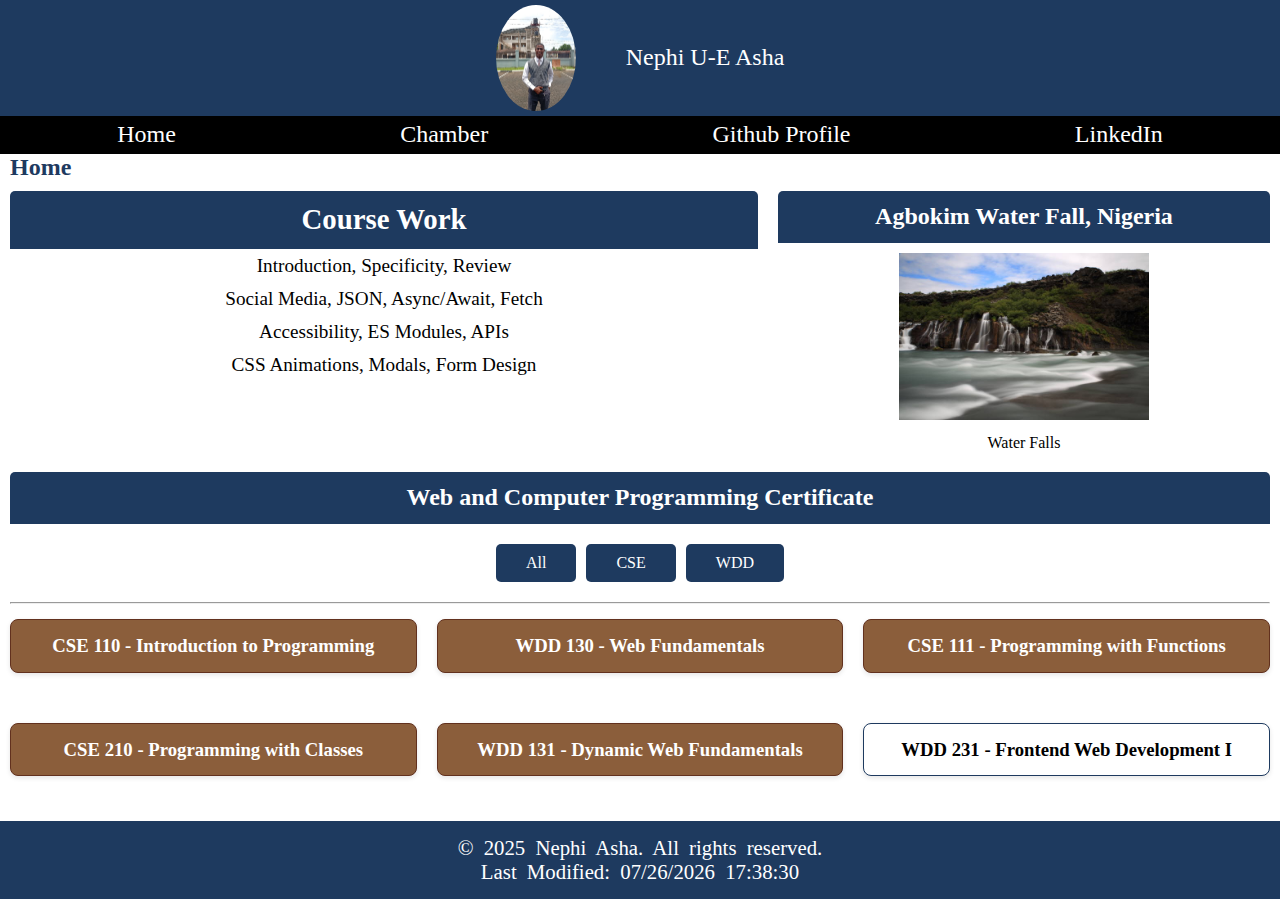
<file: index.html>
<!DOCTYPE html>
<html lang="en">
<head>
  <meta charset="UTF-8">
  <meta name="viewport" content="width=device-width, initial-scale=1.0">
  <meta name="author" content="Nephi Asha">
  <meta name="description" content="Portfolio for Nephi Asha, showcasing WDD 231 coursework and projects.">

  <meta property="og:title" content="Home - Nephi Asha | Portfolio">
  <meta property="og:type" content="website">
  <meta property="og:image" content="https://ashanephi.github.io/wdd231/images/agbokim-waterfalls-3.jpg">
  <meta property="og:description" content="Portfolio for Nephi Asha, showcasing WDD 231 coursework and projects.">
  <meta property="og:url" content="https://ashanephi.github.io/wdd231/">
  <meta property="og:site_name" content="Nephi Asha Portfolios">
  <meta name="twitter:card" content="summary_large_image">

  <link rel="preconnect" href="https://fonts.googleapis.com">
  <link rel="preconnect" href="https://fonts.gstatic.com" crossorigin>
  <link href="https://fonts.googleapis.com/css2?family=Roboto:wght@300;400;600&display=swap" rel="stylesheet">
  <link rel="stylesheet" href="styles/normalize.css">
  <link rel="stylesheet" href="styles/styles.css">
  <link rel="stylesheet" href="styles/large.css">
  <link rel="icon" href="favicon.ico">
  <script src="scripts/script.js" defer></script>
  <title>Nephi Asha | Portfolio</title>
</head>
<body>
  <header>
    <div class="profile">
      <img src="images/profile.jpg" alt="Nephi Asha">
      <span><a href="index.html">Nephi U-E Asha</a></span>
    </div>
    <nav>
        <ul>
            <li><a href="/">Home</a></li>
            <li><a href="chamber/">Chamber</a></li>
            <li><a href="#">Github Profile</a></li>
            <li><a href="#">LinkedIn</a></li>
        </ul>
        <div class="hamburger" onclick="toggleMenu(this)">
          <div class="bar"></div>
          <div class="bar"></div>
          <div class="bar"></div>
        </div>
    </nav>
</header>

<main>
  <h1>Home</h1>
  <div class="container">
    <section class="courses item1">
      <h2>Course Work</h2>
      <ul>
        <li>Introduction, Specificity, Review</li>
        <li>Social Media, JSON, Async/Await, Fetch</li>
        <li>Accessibility, ES Modules, APIs</li>
        <li>CSS Animations, Modals, Form Design</li>
      </ul>
  </section>
  <section class="courses item2">
    <h2>Agbokim Water Fall, Nigeria</h2>
    <img src="images/agbokim-waterfalls-3.jpg" alt="Agbokim Water Falls">
    <p>Water Falls</p>
  </section>
  <section class="courses item3">
      <h2>Web and Computer Programming Certificate</h2>
      <div class="category">
          <p>All</p>
          <p>CSE</p>
          <p>WDD</p>
      </div>
      <hr>
      <div class="choice">
          <p class="total-credits"></p>
      </div>
      <dialog id="course-details"></dialog>
  </section>
  </div>
</main>

<footer>
    <p>&copy; 2025 Nephi Asha. All rights reserved.</p>
    <p>Last Modified: <span id="lastModified"></span></p>
</footer>

</body>
</html>
</file>
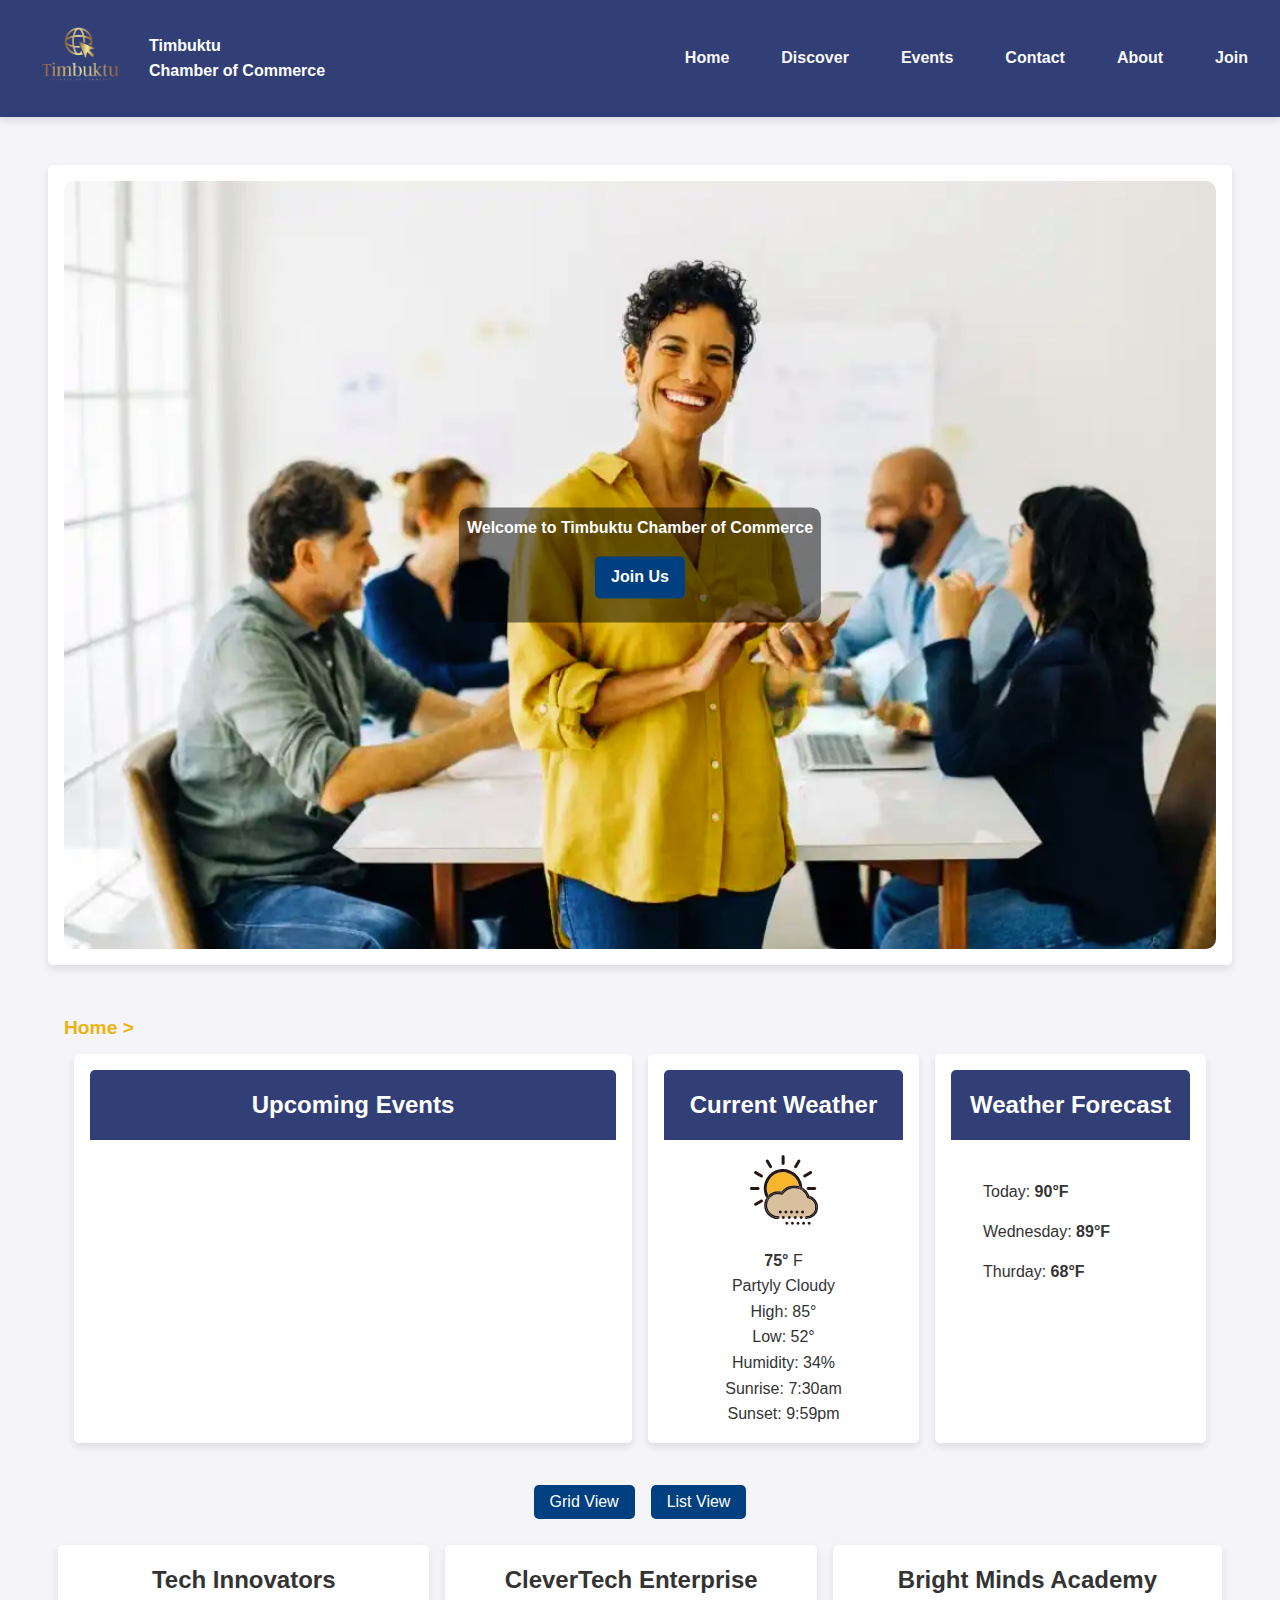
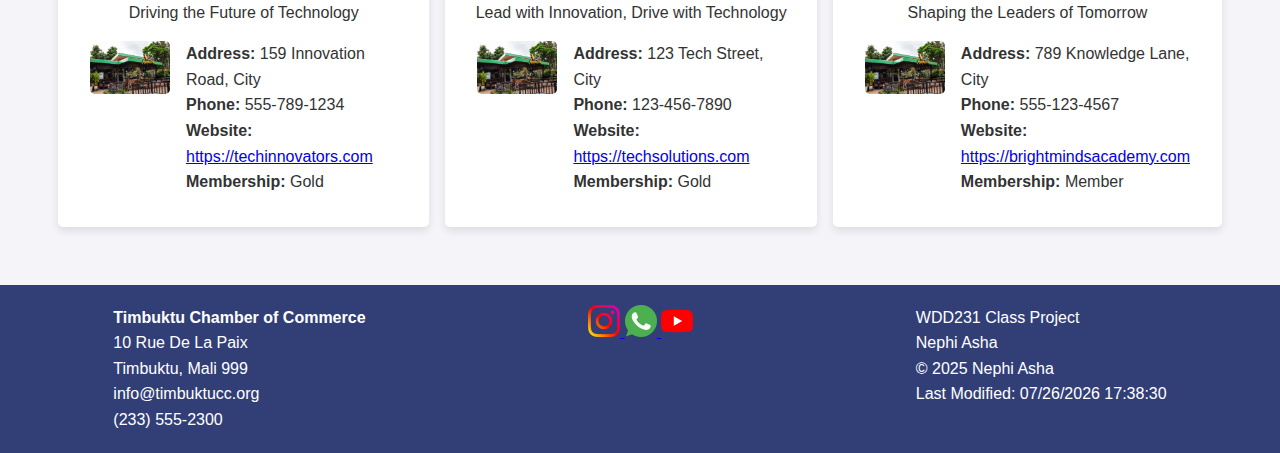
<file: chamber/index.html>
<!DOCTYPE html>
<html lang="en">
    <head>
        <meta charset="UTF-8">
        <meta name="viewport" content="width=device-width, initial-scale=1.0">
    
        <meta name="description" content="The Timbuktu Chamber of Commerce connects businesses, entrepreneurs, and local enterprises. Join our network, explore the business directory, and stay informed about upcoming events in Timbuktu, Mali.">
        <meta name="keywords" content="Timbuktu Chamber of Commerce, Mali business directory, local networking, economic development, business growth">
        <meta name="author" content="Timbuktu Chamber of Commerce">
        
        <meta property="og:title" content="Timbuktu Chamber of Commerce - Official Business Network">
        <meta property="og:description" content="Join the Timbuktu Chamber of Commerce and connect with businesses across Mali. Discover networking opportunities, local enterprises, and upcoming events.">
        <meta property="og:image" content="https://ashanephi.github.io/wdd231/chamber/images/hero-1.webp">
        <meta property="og:image:alt" content="Timbuktu Chamber of Commerce networking event">
        <meta property="og:url" content="https://ashanephi.github.io/wdd231/chamber/directory.html">
        <meta property="og:type" content="website">
        <meta property="og:site_name" content="Timbuktu Chamber of Commerce">
        
        <meta name="twitter:card" content="summary_large_image">
        <meta name="twitter:title" content="Timbuktu Chamber of Commerce - Business & Networking">
        <meta name="twitter:description" content="Join the Timbuktu Chamber of Commerce to network with top businesses in Mali. Get insights, resources, and economic development updates.">
        <meta name="twitter:image" content="https://ashanephi.github.io/wdd231/chamber/images/hero-1.webp">
        <meta name="twitter:image:alt" content="Chamber of Commerce networking event">
        
        <link rel="icon" href="images/favicons/favicon.ico" type="image/x-icon">
    
        <link rel="canonical" href="https://ashanephi.github.io/wdd231/chamber/index.html">
        
        <meta http-equiv="X-UA-Compatible" content="IE=edge">
        <meta name="theme-color" content="#323f77">
    
        <title>Home - Timbuktu Chamber of Commerce</title>

        
        <link rel="stylesheet" href="../styles/normalize.css">
        <link rel="stylesheet" href="styles/styles.css">
        <link rel="stylesheet" href="styles/mid-screen.css">
        <link rel="stylesheet" href="styles/min-screen.css">
        
        <script src="scripts/script.js" defer></script>
    </head>
<body>
    <header>
        <div class="profile">
            <div class="logo-image">
            <a href="index.html">
                <img src="images/logo-5.png" alt="Logo 1">
            </a>
            </div>
            <div class="logo"><span class="mainTitle">Timbuktu</span><span>Chamber of Commerce</span></div>
        </div>
        <nav>
            <ul class="nav-links">
                <li><a href="#">Home</a></li>
                <li><a href="discover.html">Discover</a></li>
                <li><a href="#event">Events</a></li>
                <li><a href="#">Contact</a></li>
                <li><a href="#">About</a></li>
                <li><a href="join.html">Join</a></li>
            </ul>
            <div class="hamburger" onclick="toggleMenu(this)">
                <div class="bar"></div>
                <div class="bar"></div>
                <div class="bar"></div>
            </div>
        </nav>
    </header>

    <main>
        <div class="content">
            <section class="hero" id="join-us">
                <img src="images/hero-1.webp" alt="Picture Depicts Timbuktu Chamber of Commerce">
                <div class="text">
                    <div class="welcome-message">Welcome to Timbuktu Chamber of Commerce</div>
                    <a href="join.html" class="cta-button">Join Us</a>
                </div>
            </section>

        <div class="main">
            <!-- <h1 class="route">Home</h1> -->
            <h1 class="route">
                <a href="index.html" class="route">Home ></a>
            </h1>
            <div class="basic-information">
                <section class="events" id="event">
                    <h2>Upcoming Events</h2>
                </section>
                <section>
                    <h2>Current Weather</h2>
                    <div class="details">
                        <div><img src="images/weather-icon.svg" alt="weather icon" width="100"></div>
                        <div>
                            <p><strong>75°</strong> F</p>
                            <p>Partyly Cloudy</p>
                            <p>High: 85°</p>
                            <p>Low: 52°</p>
                            <p>Humidity: 34%</p>
                            <p>Sunrise: 7:30am</p>
                            <p>Sunset: 9:59pm</p>
                        </div>
                    </div>
                </section>
                <section class="forecast">
                    <h2>Weather Forecast</h2>
                    <div>
                        <p>Today: <strong>90°F</strong></p>
                        <p>Wednesday: <strong>89°F</strong></p>
                        <p>Thurday: <strong>68°F</strong></p>
                    </div>
                </section>
            </div>
        </div>
        <div class="view-buttons">
            <button class="view-button" onclick="setGridView()">Grid View</button>
            <button class="view-button" onclick="setListView()">List View</button>
        </div>
        <div class="container" id="directory">
            <!-- Data comes in here  -->
        </div>            
        </div>
        
    </main>

    <footer>
        <div class="site-information">
            <p><strong>Timbuktu Chamber of Commerce</strong></p>
            <p>10 Rue De La Paix</p>
            <p>Timbuktu, Mali 999</p>
            <p>info@timbuktucc.org</p>
            <p>(233) 555-2300</p>
        </div>
        <div class="sociallinks">
            <a href="#">
                <img src="images/social-links/instagram.png" alt="#">
            </a>
            <a href="#">
                <img src="images/social-links/whatsapp.png" alt="#">
            </a>
            <a href="#">
                <img src="images/social-links/youtube.png" alt="#">
            </a>
        </div>
        <div class="project-details">
            <p>WDD231 Class Project</p>
            <p>Nephi Asha</p>
            <p>&copy; 2025 Nephi Asha</p>
            <p>Last Modified: <span id="lastModified"></span></p>
        </div>
    </footer>

</body>
</html>
</file>
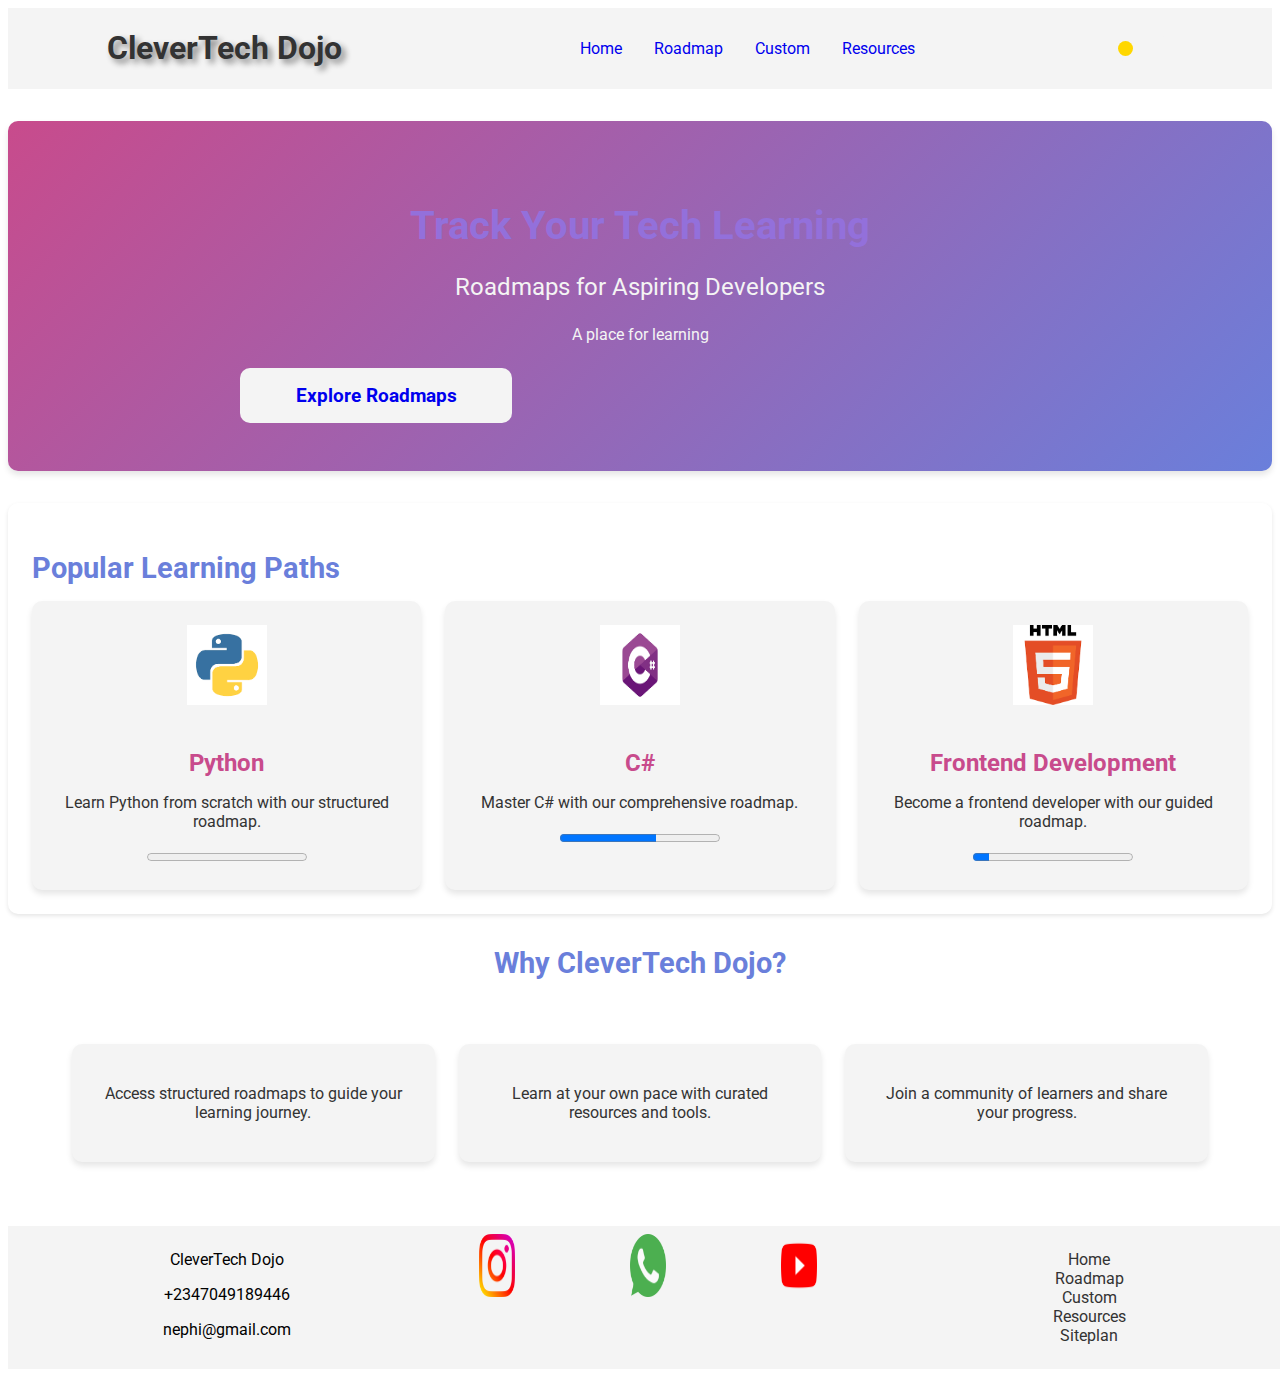
<file: clevertechdojo/index.html>
<!DOCTYPE html>
<html lang="en">
<head>
    <meta charset="UTF-8">
    <meta name="viewport" content="width=device-width, initial-scale=1.0">
    <meta name="author" content="Nephi Asha">
    <meta name="description" content="CleverTech Dojo - Track your tech learning with structured roadmaps and curated resources.">
    <meta name="keywords" content="CleverTech Dojo, tech learning, roadmaps, programming, web development">

    <meta property="og:title" content="CleverTech Dojo - Track Your Tech Learning">
    <meta property="og:description" content="Track your tech learning with structured roadmaps and curated resources.">
    <meta property="og:image" content="https://ashanephi.github.io/wdd231/clevertechdojo/images/logo.png">
    <meta property="og:url" content="https://ashanephi.github.io/wdd231/clevertechdojo/">
    <meta property="og:type" content="website">

    <meta name="twitter:card" content="summary_large_image">
    <meta name="twitter:title" content="CleverTech Dojo - Track Your Tech Learning">
    <meta name="twitter:description" content="Track your tech learning with structured roadmaps and curated resources.">
    <meta name="twitter:image" content="https://ashanephi.github.io/wdd231/clevertechdojo/images/logo.png">

    <title>Home - CleverTech Dojo</title>
    <link rel="preconnect" href="https://fonts.googleapis.com">
    <link rel="preconnect" href="https://fonts.gstatic.com" crossorigin>
    <link href="https://fonts.googleapis.com/css2?family=Poppins:wght@400;700&family=Roboto:wght@400;700&display=swap" rel="stylesheet">
    <link rel="stylesheet" href="styles/styles.css">
    <link rel="stylesheet" href="styles/mid-screen.css">
    <link rel="stylesheet" href="styles/min-screen.css">
    <script src="scripts/script.js" type="module"></script>
</head>
<body>
    <div class="container">
        <header>
            <h1 id="logo">CleverTech Dojo</h1>
            <nav>
                <ul>
                    <li><a href="index.html">Home</a></li>
                    <li><a href="roadmap.html">Roadmap</a></li>
                    <li><a href="custom.html">Custom</a></li>
                    <li><a href="resources.html">Resources</a></li>
                </ul>
            </nav>
            <div class="hamburger">
                <div class="bar"></div>
                <div class="bar"></div>
                <div class="bar"></div>
            </div>
            <div id="dark-mode-toggle" class="dark-mode-toggle">
                <div class="sun"></div>
                <div class="moon"></div>
            </div>
        </header>
        <main>
            <div class="hero-section">
                <div class="hero-content">
                    <h2 class="hero-title">Track Your Tech Learning</h2>
                    <p class="hero-subtitle">Roadmaps for Aspiring Developers</p>
                    <span class="tag-line">A place for learning</span>
                    <div class="explore-btn">
                        <a href="roadmap.html" class="explore-btn-text">Explore Roadmaps</a>
                    </div>
                </div>
            </div>
            <div class="roadmap-section">
                <h2 class="section-title">Popular Learning Paths</h2>
                <div class="roadmap-cards">
                    <div class="roadmap-card">
                        <img src="images/python.png" alt="Python Programming Language">
                        <h3>Python</h3>
                        <p>Learn Python from scratch with our structured roadmap.</p>
                        <label for="progress">
                            <progress value="32" max="100">32%</progress>
                        </label>
                    </div>
                    <div class="roadmap-card">
                        <img src="images/csharp.png" alt="C# Programming Language">
                        <h3>C#</h3>
                        <p>Master C# with our comprehensive roadmap.</p>
                        <label for="progress">
                            <progress value="60" max="100">60%</progress>
                        </label>
                    </div>
                    <div class="roadmap-card">
                        <img src="images/html5.png" alt="HTML 5">
                        <h3>Frontend Development</h3>
                        <p>Become a frontend developer with our guided roadmap.</p>
                        <label for="progress">
                            <progress value="10" max="100">10%</progress>
                        </label>
                    </div>
                </div>
            </div>
            <div class="highlight-section">
                <h2 class="section-title">Why CleverTech Dojo?</h2>
                <div class="highlights">
                    <div class="highlight">
                        <p>Access structured roadmaps to guide your learning journey.</p>
                    </div>
                    <div class="highlight">
                        <p>Learn at your own pace with curated resources and tools.</p>
                    </div>
                    <div class="highlight">
                        <p>Join a community of learners and share your progress.</p>
                    </div>
                </div>
            </div>
        </main>
        <footer>
            <div class="container">
                <div class="profile">
                    <p>CleverTech Dojo</p>
                    <p>+2347049189446</p>
                    <p>nephi@gmail.com</p>
                </div>
                <div class="social-links">
                    <a href="#"><img src="../chamber/images/social-links/instagram.png" alt="#" loading="lazy"></a>
                    <a href="#"><img src="../chamber/images/social-links/whatsapp.png" alt="#" loading="lazy"></a>
                    <a href="#"><img src="../chamber/images/social-links/youtube.png" alt="#" loading="lazy"></a>
                </div>
                <div class="navigational-links">
                    <ul>
                        <li><a href="index.html">Home</a></li>
                        <li><a href="roadmap.html">Roadmap</a></li>
                        <li><a href="custom.html">Custom</a></li>
                        <li><a href="resources.html">Resources</a></li>
                        <li><a href="siteplan.html">Siteplan</a></li>                    
                    </ul>
                </div>
            </div>
        </footer>
    </div>
</body>
</html>
</file>
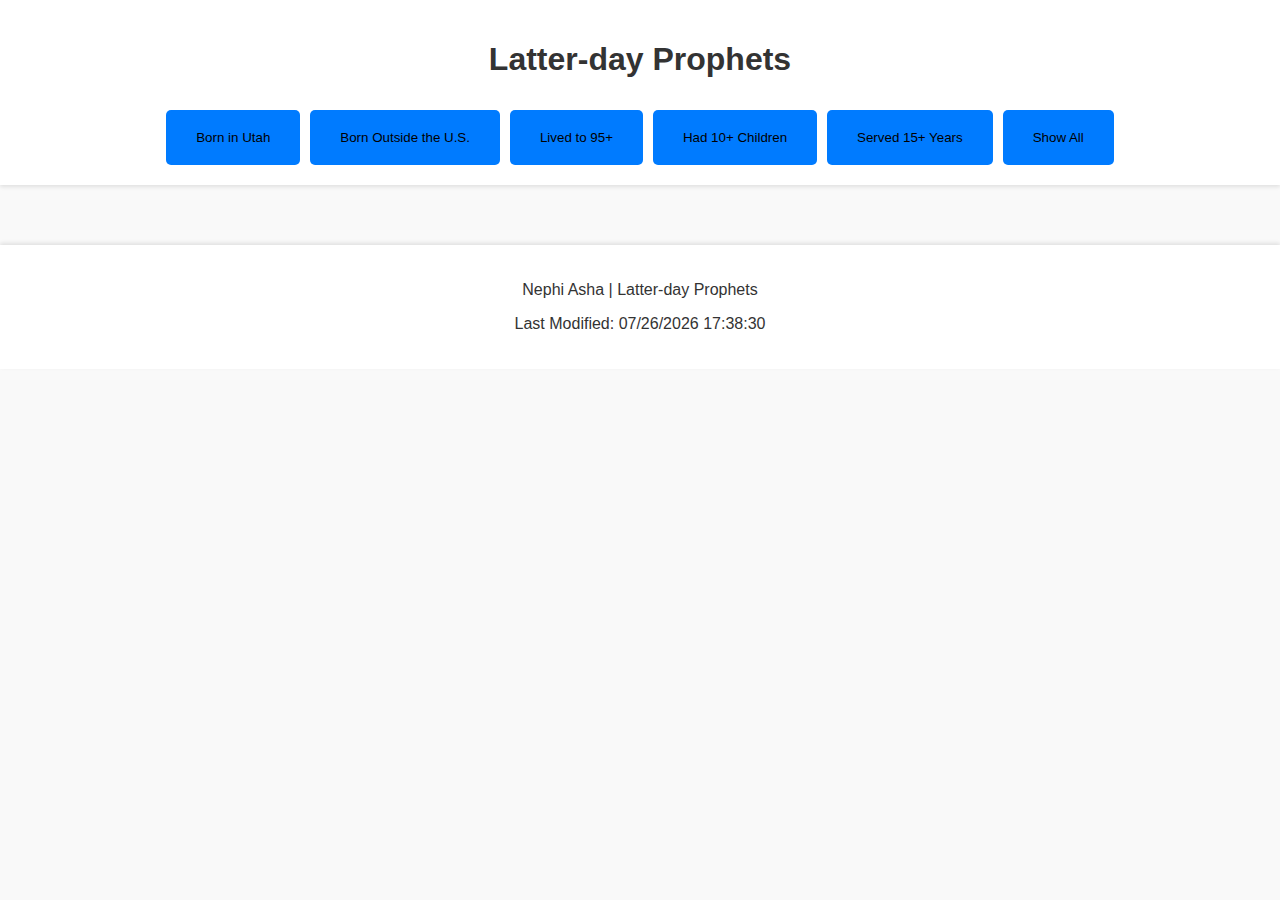
<file: prophets.html>
<!DOCTYPE html>
<html lang="en">
    <head>
        <meta charset="UTF-8">
        <meta name="viewport" content="width=device-width, initial-scale=1.0">
        <meta name="author" content="Nephi Asha">
        <meta name="description" content="Discover the Latter-day Saints Prophets, their birthplace, years of service, and family details. Explore their legacy through interactive filters.">
        <meta name="keywords" content="Latter-day Prophets, LDS Prophets, Mormon Prophets, Church Leaders, Latter-day Saints, LDS Church History">
        
        <meta property="og:title" content="Latter-day Prophets">
        <meta property="og:description" content="Explore the lives and legacies of the Latter-day Saints Prophets with interactive filters.">
        <meta property="og:image" content="https://media.ldscdn.org/images/media-library/church-leadership/first-presidency-and-quorum-of-the-twelve-apostles/russell-nelson-official-portrait-2018-2044670-gallery.jpg">
        <meta property="og:url" content="https://ashanephi.github.io/wdd231/prophets.html">
        <meta property="og:type" content="website">
        
        <!-- Twitter Card -->
        <meta name="twitter:card" content="summary_large_image">
        <meta name="twitter:title" content="Latter-day Prophets">
        <meta name="twitter:description" content="Explore the lives and legacies of the Latter-day Saints Prophets with interactive filters.">
        <meta name="twitter:image" content="https://media.ldscdn.org/images/media-library/church-leadership/first-presidency-and-quorum-of-the-twelve-apostles/russell-nelson-official-portrait-2018-2044670-gallery.jpg">
        
        <link rel="stylesheet" href="styles/prophets.css">
        <script src="scripts/prophets.js" defer></script>
        <title>Latter-day Prophets</title>
    </head>
    
<body>
    <header>
        <h1>Latter-day Prophets</h1>
        <label for="menu-toggle" id="menu-icon">&#9776;</label>
        <input type="checkbox" id="menu-toggle">
        <div id="filters">
            <button onclick="getProphetData('utah')">Born in Utah</button>
            <button onclick="getProphetData('outsideUS')">Born Outside the U.S.</button>
            <button onclick="getProphetData('lived95')">Lived to 95+</button>
            <button onclick="getProphetData('children10')">Had 10+ Children</button>
            <button onclick="getProphetData('served15')">Served 15+ Years</button>
            <button onclick="getProphetData()">Show All</button>
        </div>
    </header>
    <main>
        <div id="cards"></div>
    </main>
    <footer>
        <p>Nephi Asha | Latter-day Prophets</p>
    <p>Last Modified: <span id="lastModified"></span></p>
    </footer>
</body>
</html>
</file>
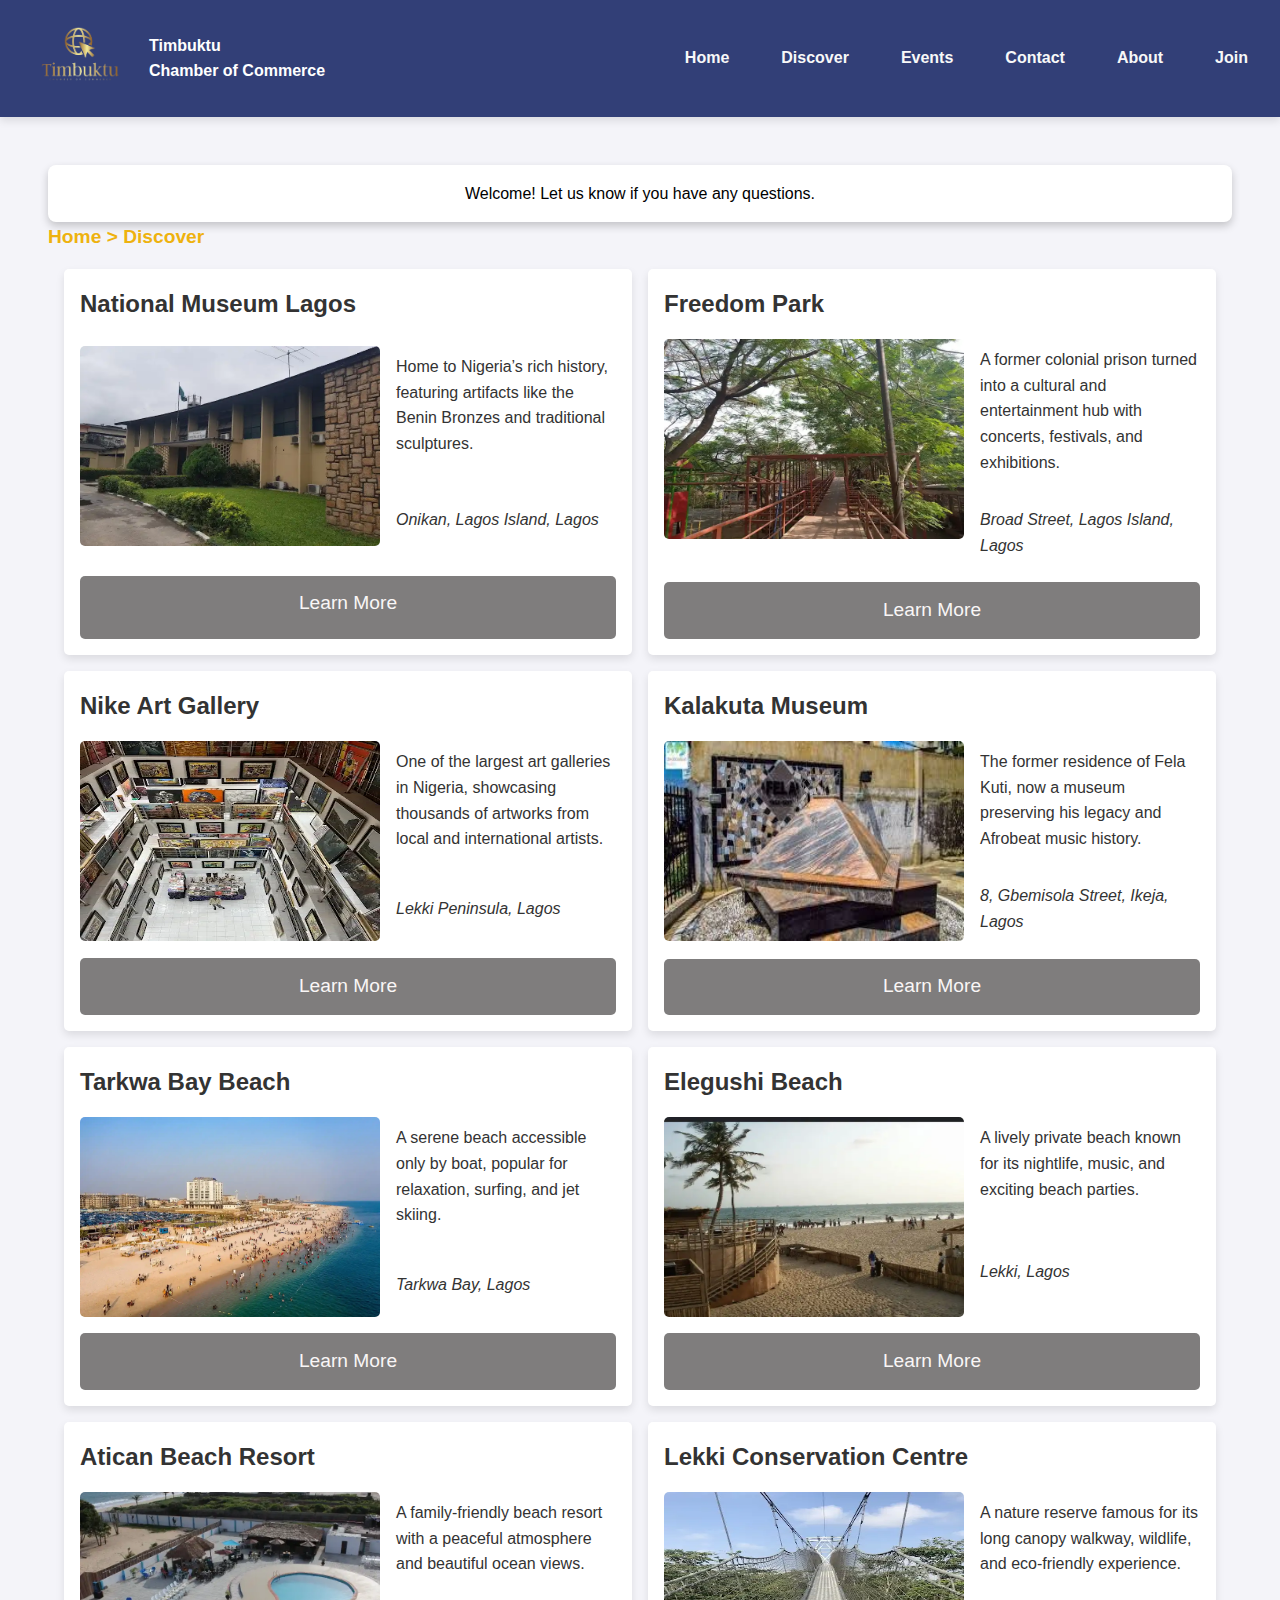
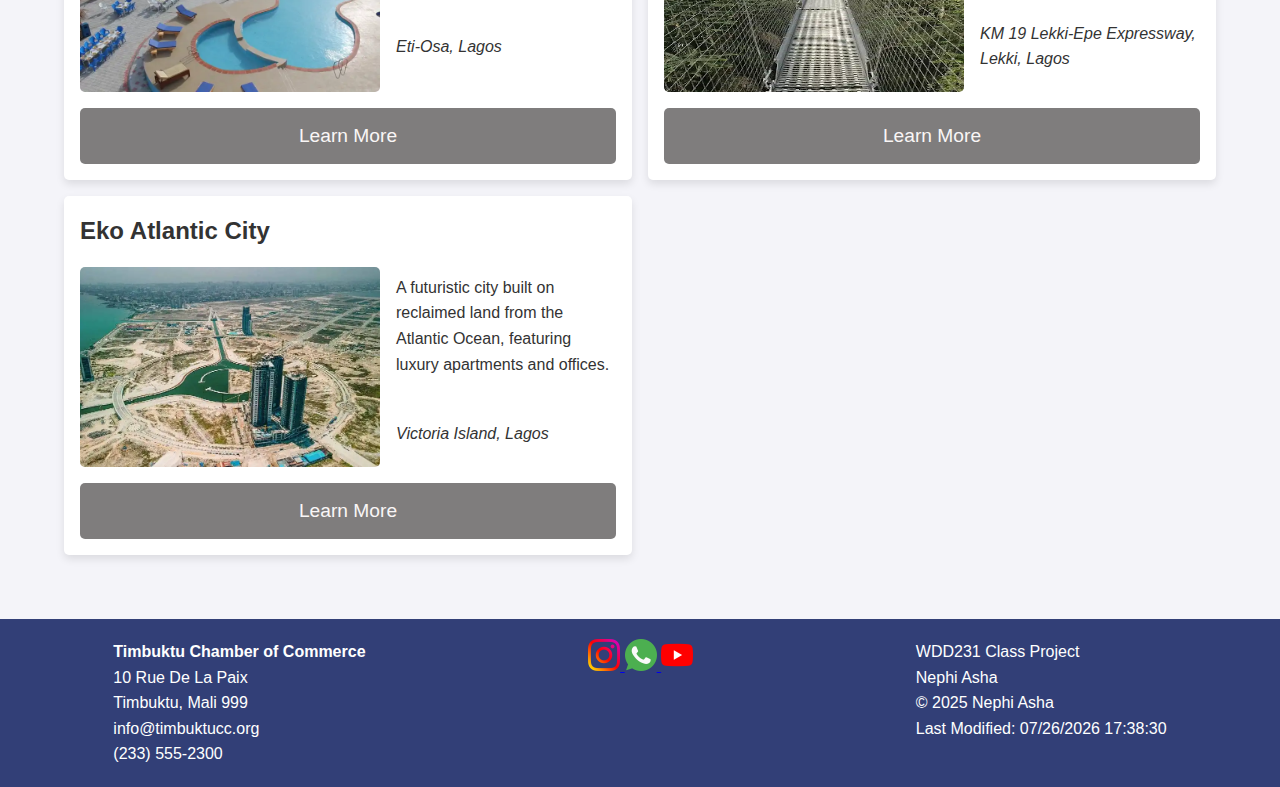
<file: chamber/discover.html>
<!DOCTYPE html>
<html lang="en">
    <head>
        <meta charset="UTF-8">
        <meta name="viewport" content="width=device-width, initial-scale=1.0">
    
        <meta name="description" content="Discover the Timbuktu Chamber of Commerce's resources, events, and opportunities for businesses and entrepreneurs in Mali. Explore our network and learn how we support economic growth.">
        <meta name="keywords" content="Timbuktu Chamber of Commerce, discover resources, Mali business opportunities, networking, economic growth">
        <meta name="author" content="Timbuktu Chamber of Commerce">
        
        <meta property="og:title" content="Discover - Timbuktu Chamber of Commerce">
        <meta property="og:description" content="Explore the Timbuktu Chamber of Commerce's resources, events, and opportunities for businesses and entrepreneurs in Mali.">
        <meta property="og:image" content="https://ashanephi.github.io/wdd231/chamber/images/hero-1.webp">
        <meta property="og:image:alt" content="Timbuktu Chamber of Commerce resources">
        <meta property="og:url" content="https://ashanephi.github.io/wdd231/chamber/discover.html">
        <meta property="og:type" content="website">
        <meta property="og:site_name" content="Timbuktu Chamber of Commerce">
        
        <meta name="twitter:card" content="summary_large_image">
        <meta name="twitter:title" content="Discover - Timbuktu Chamber of Commerce">
        <meta name="twitter:description" content="Explore the Timbuktu Chamber of Commerce's resources, events, and opportunities for businesses and entrepreneurs in Mali.">
        <meta name="twitter:image" content="https://ashanephi.github.io/wdd231/chamber/images/hero-1.webp">
        <meta name="twitter:image:alt" content="Timbuktu Chamber of Commerce resources">
        
        <link rel="icon" href="images/favicons/favicon.ico" type="image/x-icon">
    
        <link rel="canonical" href="https://ashanephi.github.io/wdd231/chamber/directory.html">
        
        <meta http-equiv="X-UA-Compatible" content="IE=edge">
        <meta name="theme-color" content="#323f77">
    
        <title>Discover - Timbuktu Chamber of Commerce</title>
    
        <link rel="stylesheet" href="../styles/normalize.css">
        <link rel="stylesheet" href="styles/styles.css">
        <link rel="stylesheet" href="styles/mid-screen.css">
        <link rel="stylesheet" href="styles/min-screen.css">
        <link rel="stylesheet" href="styles/discover.css">
        <script defer src="scripts/message.js"></script>
        <script defer src="scripts/script.js"></script>
    </head>
<body>
    <header>
        <div class="profile">
            <div class="logo-image">
            <a href="index.html">
                <img src="images/logo-5.png" alt="Logo 1">
            </a>
            </div>
            <div class="logo"><span class="mainTitle">Timbuktu</span><span>Chamber of Commerce</span></div>
        </div>
        <nav>
            <ul class="nav-links">
                <li><a href="index.html">Home</a></li>
                <li><a href="discover.html">Discover</a></li>
                <li><a href="#">Events</a></li>
                <li><a href="#">Contact</a></li>
                <li><a href="#">About</a></li>
                <li><a href="join.html">Join</a></li>
            </ul>
            <div class="hamburger" onclick="toggleMenu(this)">
                <div class="bar"></div>
                <div class="bar"></div>
                <div class="bar"></div>
            </div>
        </nav>
    </header>

    <main>
        <div id="visit-message-sidebar">
        </div>
        <h1 class="route">
            <a href="index.html">Home</a> > Discover
        </h1>
        <div class="places">
        </div>
    </main>
    <footer>
        <div class="site-information">
            <p><strong>Timbuktu Chamber of Commerce</strong></p>
            <p>10 Rue De La Paix</p>
            <p>Timbuktu, Mali 999</p>
            <p>info@timbuktucc.org</p>
            <p>(233) 555-2300</p>
        </div>
        <div class="sociallinks">
            <a href="#">
                <img src="images/social-links/instagram.png" alt="#">
            </a>
            <a href="#">
                <img src="images/social-links/whatsapp.png" alt="#">
            </a>
            <a href="#">
                <img src="images/social-links/youtube.png" alt="#">
            </a>
        </div>
        <div class="project-details">
            <p>WDD231 Class Project</p>
            <p>Nephi Asha</p>
            <p>&copy; 2025 Nephi Asha</p>
            <p>Last Modified: <span id="lastModified"></span></p>
        </div>
    </footer>
    <script src="scripts/cards.js" type="module"></script>
</body>
</html>
</file>
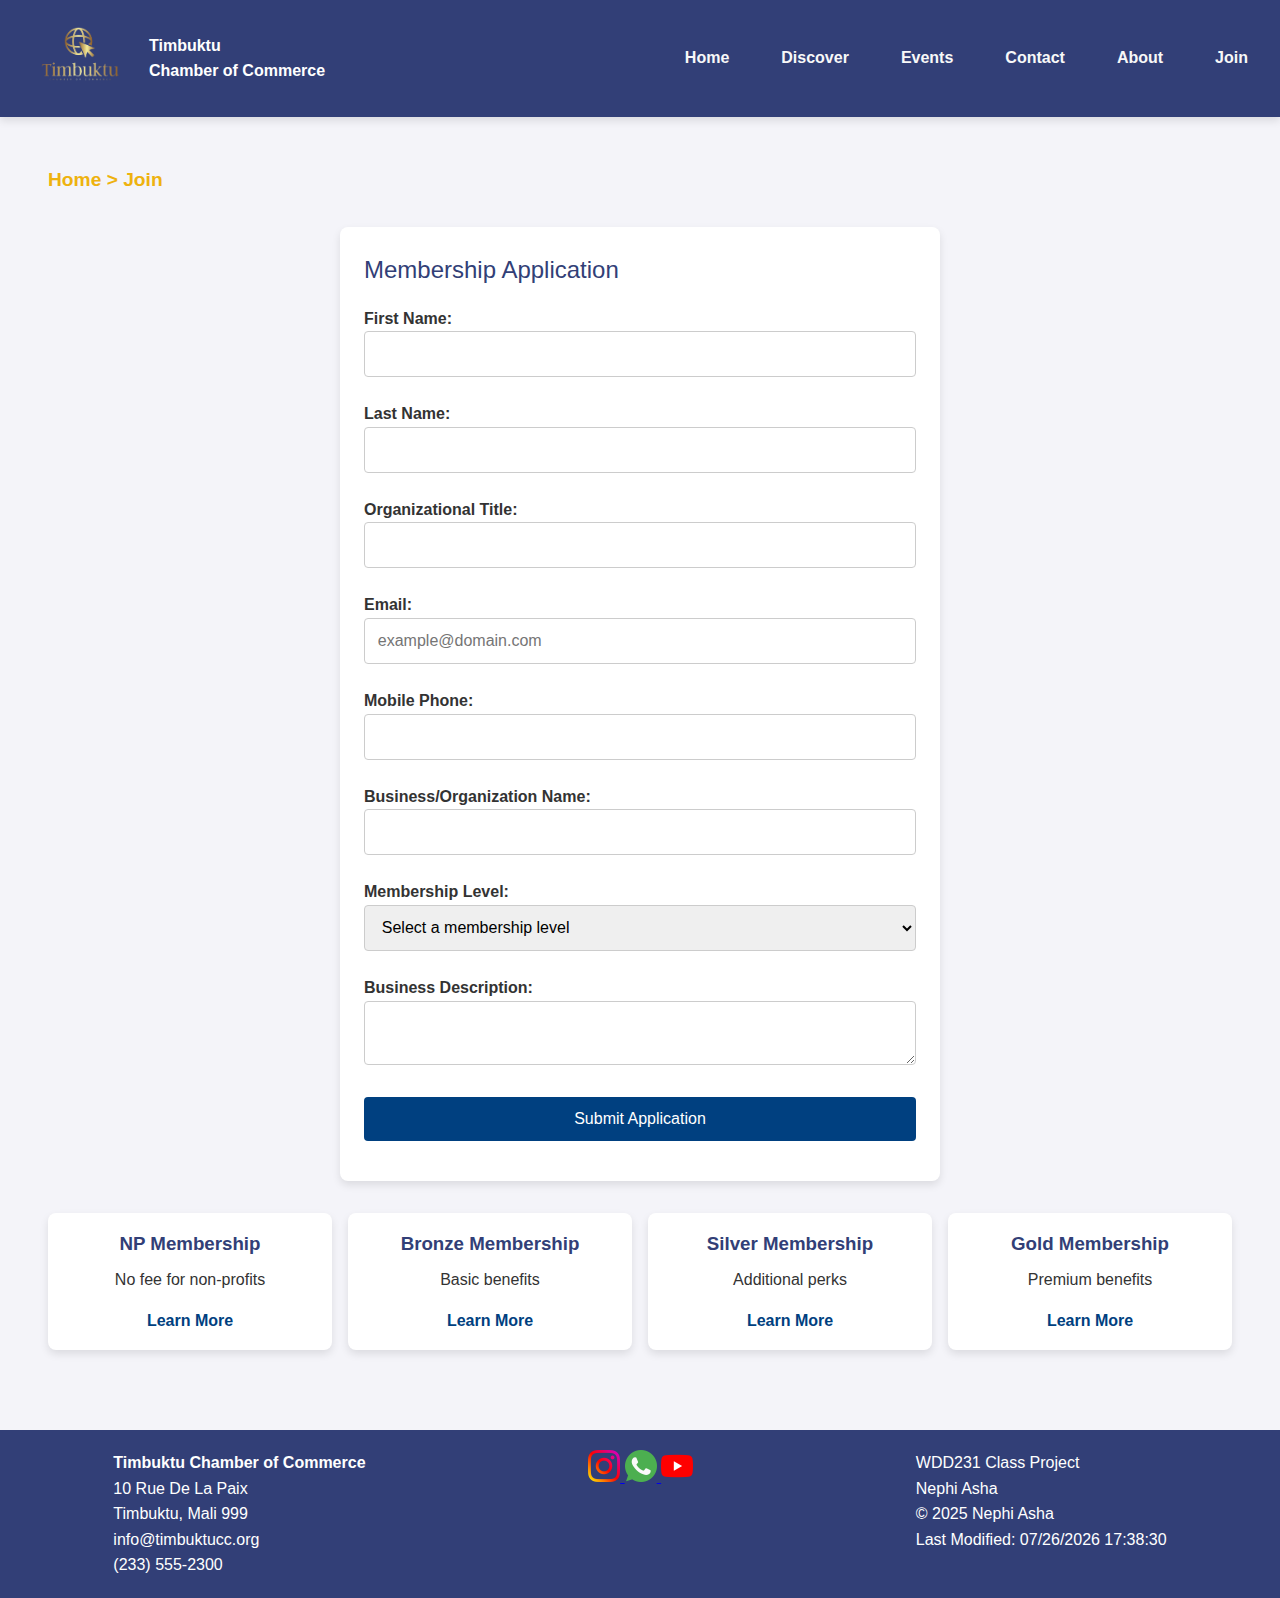
<file: chamber/join.html>
<!DOCTYPE html>
<html lang="en">
    <head>
        <meta charset="UTF-8">
        <meta name="viewport" content="width=device-width, initial-scale=1.0">
    
        <meta name="description" content="The Timbuktu Chamber of Commerce connects businesses, entrepreneurs, and local enterprises. Join our network, explore the business directory, and stay informed about upcoming events in Timbuktu, Mali.">
        <meta name="keywords" content="Timbuktu Chamber of Commerce, Mali business directory, local networking, economic development, business growth">
        <meta name="author" content="Timbuktu Chamber of Commerce">
        
        <meta property="og:title" content="Timbuktu Chamber of Commerce - Official Business Network">
        <meta property="og:description" content="Join the Timbuktu Chamber of Commerce and connect with businesses across Mali. Discover networking opportunities, local enterprises, and upcoming events.">
        <meta property="og:image" content="https://ashanephi.github.io/wdd231/chamber/images/hero-1.webp">
        <meta property="og:image:alt" content="Timbuktu Chamber of Commerce networking event">
        <meta property="og:url" content="https://ashanephi.github.io/wdd231/chamber/directory.html">
        <meta property="og:type" content="website">
        <meta property="og:site_name" content="Timbuktu Chamber of Commerce">
        
        <meta name="twitter:card" content="summary_large_image">
        <meta name="twitter:title" content="Timbuktu Chamber of Commerce - Business & Networking">
        <meta name="twitter:description" content="Join the Timbuktu Chamber of Commerce to network with top businesses in Mali. Get insights, resources, and economic development updates.">
        <meta name="twitter:image" content="https://ashanephi.github.io/wdd231/chamber/images/hero-1.webp">
        <meta name="twitter:image:alt" content="Chamber of Commerce networking event">
        
        <link rel="icon" href="images/favicons/favicon.ico" type="image/x-icon">
    
        <link rel="canonical" href="https://ashanephi.github.io/wdd231/chamber/index.html">
        
        <meta http-equiv="X-UA-Compatible" content="IE=edge">
        <meta name="theme-color" content="#323f77">
    
        <title>Join Us - Timbuktu Chamber of Commerce</title>

        
        <link rel="stylesheet" href="../styles/normalize.css">
        <link rel="stylesheet" href="styles/styles.css">
        <link rel="stylesheet" href="styles/join.css">
        <link rel="stylesheet" href="styles/mid-screen.css">
        <link rel="stylesheet" href="styles/min-screen.css">
        
        <script src="scripts/script.js" defer></script>
    </head>
<body>
    <header>
        <div class="profile">
            <div class="logo-image">
            <a href="index.html">
                <img src="images/logo-5.png" alt="Logo 1">
            </a>
            </div>
            <div class="logo"><span class="mainTitle">Timbuktu</span><span>Chamber of Commerce</span></div>

        </div>
        <nav>
            <ul class="nav-links">
                <li><a href="index.html">Home</a></li>
                <li><a href="discover.html">Discover</a></li>
                <li><a href="#event">Events</a></li>
                <li><a href="#">Contact</a></li>
                <li><a href="#">About</a></li>
                <li><a href="#join-us">Join</a></li>
            </ul>
            <div class="hamburger" onclick="toggleMenu(this)">
                <div class="bar"></div>
                <div class="bar"></div>
                <div class="bar"></div>
            </div>
        </nav>
    </header>

    <main>
        <h1 class="route">
            <a href="index.html">Home</a> > Join
        </h1>
        <form method="get" action="thankyou.html">
            <fieldset>
                <legend>Membership Application</legend>
                <label>
                    First Name:
                    <input type="text" name="firstName" title="Enter your first name" autocomplete="given-name" required>
                </label>
                <label>
                    Last Name:
                    <input type="text" name="lastName" title="Enter your last name" autocomplete="family-name" required>
                </label>
                <label>
                    Organizational Title:
                    <input type="text" name="orgTitle" title="Enter your organizational title" autocomplete="organization-title" pattern="[A-Za-z\s\-]{7,}" required>
                </label>
                <label>
                    Email:
                    <input type="email" name="email" title="Enter your email address" autocomplete="email" placeholder="example@domain.com" required>
                </label>
                <label>
                    Mobile Phone:
                    <input type="tel" name="phone" title="Enter your mobile phone number" autocomplete="tel" required>
                </label>
                <label>
                    Business/Organization Name:
                    <input type="text" name="organization" title="Enter your organization's name" autocomplete="organization" required>
                </label>
                <label>
                    Membership Level:
                    <select name="membershipLevel" title="Select a membership level" required>
                        <option value="" disabled selected>Select a membership level</option>
                        <option value="NP">NP Membership (Non-Profit)</option>
                        <option value="Bronze">Bronze Membership</option>
                        <option value="Silver">Silver Membership</option>
                        <option value="Gold">Gold Membership</option>
                    </select>
                </label>
                <label>
                    Business Description:
                    <textarea name="description" title="Describe your business"></textarea>
                </label>
                <input type="hidden" name="timestamp" id="timestamp">
                <input type="submit" value="Submit Application">
            </fieldset>
        </form>

        <div class="membership-cards">
            <div class="card" onclick="showModal('npModal')">
                <h3>NP Membership</h3>
                <p>No fee for non-profits</p>
                <a href="#">Learn More</a>
            </div>
            <div class="card" onclick="showModal('bronzeModal')">
                <h3>Bronze Membership</h3>
                <p>Basic benefits</p>
                <a href="#">Learn More</a>
            </div>
            <div class="card" onclick="showModal('silverModal')">
                <h3>Silver Membership</h3>
                <p>Additional perks</p>
                <a href="#">Learn More</a>
            </div>
            <div class="card" onclick="showModal('goldModal')">
                <h3>Gold Membership</h3>
                <p>Premium benefits</p>
                <a href="#">Learn More</a>
            </div>
        </div>

        <dialog id="npModal">
            <h2>NP Membership Benefits</h2>
            <p>Details about NP Membership.</p>
            <button onclick="closeModal('npModal')">Close</button>
        </dialog>
        <dialog id="bronzeModal">
            <h2>Bronze Membership Benefits</h2>
            <p>Details about Bronze Membership.</p>
            <button onclick="closeModal('bronzeModal')">Close</button>
        </dialog>
        <dialog id="silverModal">
            <h2>Silver Membership Benefits</h2>
            <p>Details about Silver Membership.</p>
            <button onclick="closeModal('silverModal')">Close</button>
        </dialog>
        <dialog id="goldModal">
            <h2>Gold Membership Benefits</h2>
            <p>Details about Gold Membership.</p>
            <button onclick="closeModal('goldModal')">Close</button>
        </dialog>
    </main>
    <footer>
        <div class="site-information">
            <p><strong>Timbuktu Chamber of Commerce</strong></p>
            <p>10 Rue De La Paix</p>
            <p>Timbuktu, Mali 999</p>
            <p>info@timbuktucc.org</p>
            <p>(233) 555-2300</p>
        </div>
        <div class="sociallinks">
            <a href="#">
                <img src="images/social-links/instagram.png" alt="#">
            </a>
            <a href="#">
                <img src="images/social-links/whatsapp.png" alt="#">
            </a>
            <a href="#">
                <img src="images/social-links/youtube.png" alt="#">
            </a>
        </div>
        <div class="project-details">
            <p>WDD231 Class Project</p>
            <p>Nephi Asha</p>
            <p>&copy; 2025 Nephi Asha</p>
            <p>Last Modified: <span id="lastModified"></span></p>
        </div>
    </footer>

</body>
</html>
</file>
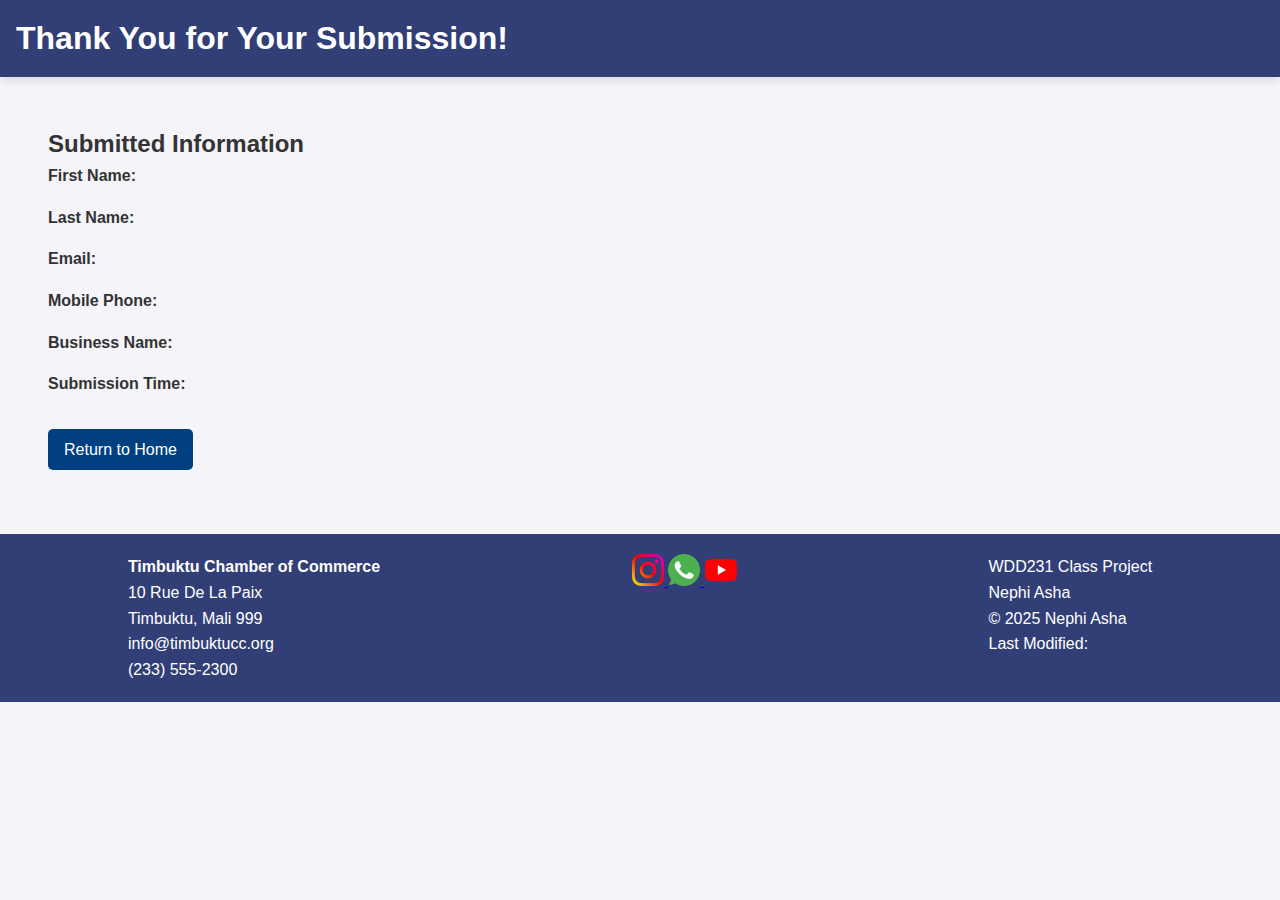
<file: chamber/thankyou.html>
<!DOCTYPE html>
<html lang="en">
<head>
    <meta charset="UTF-8">
    <meta name="viewport" content="width=device-width, initial-scale=1.0">
    <meta name="description" content="Thank you for submitting your application to the Timbuktu Chamber of Commerce. We appreciate your interest in joining our network.">
    <meta name="keywords" content="Timbuktu Chamber of Commerce, thank you, application submission, business network">
    <meta name="author" content="Timbuktu Chamber of Commerce">
    
    <meta property="og:title" content="Thank You - Timbuktu Chamber of Commerce">
    <meta property="og:description" content="Thank you for submitting your application to the Timbuktu Chamber of Commerce. We appreciate your interest in joining our network.">
    <meta property="og:image" content="https://ashanephi.github.io/wdd231/chamber/images/hero-1.webp">
    <meta property="og:image:alt" content="Timbuktu Chamber of Commerce networking event">
    <meta property="og:url" content="https://ashanephi.github.io/wdd231/chamber/thankyou.html">
    <meta property="og:type" content="website">
    <meta property="og:site_name" content="Timbuktu Chamber of Commerce">
    
    <meta name="twitter:card" content="summary_large_image">
    <meta name="twitter:title" content="Thank You - Timbuktu Chamber of Commerce">
    <meta name="twitter:description" content="Thank you for submitting your application to the Timbuktu Chamber of Commerce. We appreciate your interest in joining our network.">
    <meta name="twitter:image" content="https://ashanephi.github.io/wdd231/chamber/images/hero-1.webp">
    <meta name="twitter:image:alt" content="Timbuktu Chamber of Commerce networking event">
    
    <link rel="icon" href="images/favicons/favicon.ico" type="image/x-icon">
    <link rel="canonical" href="https://ashanephi.github.io/wdd231/chamber/thankyou.html">
    
    <meta http-equiv="X-UA-Compatible" content="IE=edge">
    <meta name="theme-color" content="#323f77">
    
    <title>Thank You - Timbuktu Chamber of Commerce</title>
    <link rel="stylesheet" href="../styles/normalize.css">
    <link rel="stylesheet" href="styles/styles.css">
</head>
<body>
    <header>
        <h1>Thank You for Your Submission!</h1>
    </header>
    <main>
        <h2>Submitted Information</h2>
        <div class="info">
            <p><strong>First Name:</strong></p>
            <p id="firstName"></p>
            <p><strong>Last Name:</strong></p>
            <p id="lastName"></p>
            <p><strong>Email:</strong></p>
            <p id="email"></p>
            <p><strong>Mobile Phone:</strong></p>
            <p id="phone"></p>
            <p><strong>Business Name:</strong></p>
            <p id="organization"></p>
            <p><strong>Submission Time:</strong></p>
            <p id="timestamp"></p>
        </div>
        <a href="index.html" class="cta-button">Return to Home</a>
    </main>
    <footer>
        <div class="site-information">
            <p><strong>Timbuktu Chamber of Commerce</strong></p>
            <p>10 Rue De La Paix</p>
            <p>Timbuktu, Mali 999</p>
            <p>info@timbuktucc.org</p>
            <p>(233) 555-2300</p>
        </div>
        <div class="sociallinks">
            <a href="#">
                <img src="images/social-links/instagram.png" alt="#">
            </a>
            <a href="#">
                <img src="images/social-links/whatsapp.png" alt="#">
            </a>
            <a href="#">
                <img src="images/social-links/youtube.png" alt="#">
            </a>
        </div>
        <div class="project-details">
            <p>WDD231 Class Project</p>
            <p>Nephi Asha</p>
            <p>&copy; 2025 Nephi Asha</p>
            <p>Last Modified: <span id="lastModified"></span></p>
        </div>
    </footer>
    <script>
        const params = new URLSearchParams(window.location.search);
        document.getElementById('firstName').textContent = params.get('firstName');
        document.getElementById('lastName').textContent = params.get('lastName');
        document.getElementById('email').textContent = params.get('email');
        document.getElementById('phone').textContent = params.get('phone');
        document.getElementById('organization').textContent = params.get('organization');
        document.getElementById('timestamp').textContent = params.get('timestamp');
    </script>
</body>
</html>
</file>
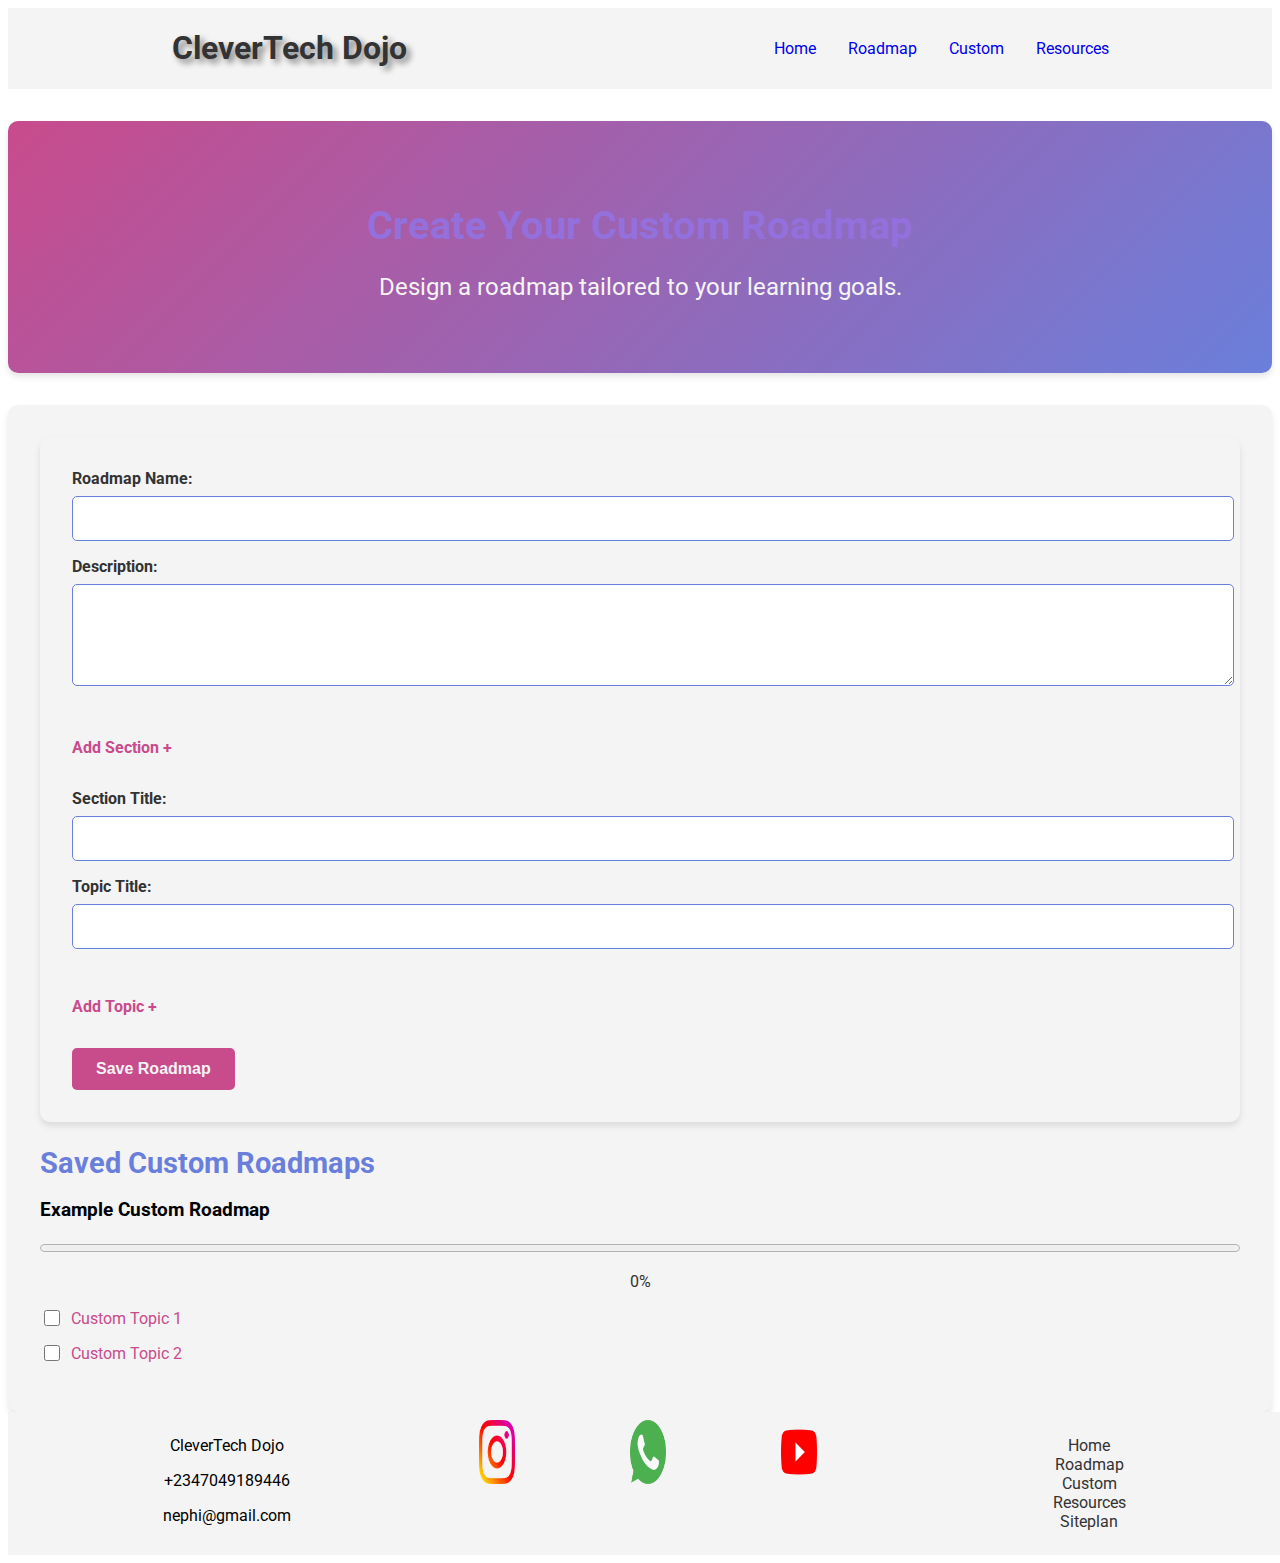
<file: clevertechdojo/custom.html>
<!DOCTYPE html>
<html lang="en">
<head>
    <meta charset="UTF-8">
    <meta name="viewport" content="width=device-width, initial-scale=1.0">
    <title>Custom - CleverTech Dojo</title>
    <link rel="preconnect" href="https://fonts.googleapis.com">
    <link rel="preconnect" href="https://fonts.gstatic.com" crossorigin>
    <link href="https://fonts.googleapis.com/css2?family=Poppins:wght@400;700&family=Roboto:wght@400;700&display=swap" rel="stylesheet">
    <link rel="stylesheet" href="styles/styles.css">
    <link rel="stylesheet" href="styles/mid-screen.css">
    <link rel="stylesheet" href="styles/min-screen.css">
    <script src="scripts/script.js" type="module"></script>
    <meta name="author" content="Nephi Asha">
    <meta name="description" content="Create your own custom roadmap tailored to your learning goals at CleverTech Dojo.">
    <meta name="keywords" content="custom roadmap, learning goals, CleverTech Dojo, programming">

    <meta property="og:title" content="CleverTech Dojo - Create Your Custom Roadmap">
    <meta property="og:description" content="Design a roadmap tailored to your learning goals.">
    <meta property="og:image" content="https://ashanephi.github.io/wdd231/clevertechdojo/images/logo.png">
    <meta property="og:url" content="https://ashanephi.github.io/wdd231/clevertechdojo/">
    <meta property="og:type" content="website">

    <meta name="twitter:card" content="summary_large_image">
    <meta name="twitter:title" content="CleverTech Dojo - Create Your Custom Roadmap">
    <meta name="twitter:description" content="Design a roadmap tailored to your learning goals.">
    <meta name="twitter:image" content="https://ashanephi.github.io/wdd231/clevertechdojo/images/logo.png">
</head>
<body>
    <div class="container">
        <header>
            <h1 id="logo">CleverTech Dojo</h1>
            <nav>
                <ul class="nav-links">
                    <li><a href="index.html">Home</a></li>
                    <li><a href="roadmap.html">Roadmap</a></li>
                    <li><a href="custom.html">Custom</a></li>
                    <li><a href="resources.html">Resources</a></li>
                </ul>
            </nav>
            <div class="hamburger">
                <div class="bar"></div>
                <div class="bar"></div>
                <div class="bar"></div>
            </div>
        </header>
        <main>
            <div class="hero-section">
                <div class="hero-content">
                    <h2 class="hero-title">Create Your Custom Roadmap</h2>
                    <p class="hero-subtitle">Design a roadmap tailored to your learning goals.</p>
                </div>
            </div>
            <div class="custom-section">
                <div class="custom-form">
                    <form action="#" method="POST">
                        <label for="name">Roadmap Name:</label>
                        <input type="text" id="name" name="name" required>

                        <label for="description">Description:</label>
                        <textarea id="description" name="description" rows="4" required></textarea>

                        <div id="Add-Section">
                            <p>Add Section <span>+</span></p>
                        </div>
                        <section>
                            <label for="section-title">Section Title:</label>
                            <input type="text" id="section-title" name="section-title" required>

                            <label for="topic-title">Topic Title:</label>
                            <input type="text" id="topic-title" name="topic-title" required>
                            <div id="Add-Topic">
                                <p>Add Topic <span>+</span></p>
                            </div>
                        </section>
                        <button type="submit">Save Roadmap</button>
                    </form>
                </div>
                <section class="custom-roadmaps-container">
                    <h2 class="section-title">Saved Custom Roadmaps</h2>
                    <div class="custom-roadmap-section">
                        <h3>Example Custom Roadmap</h3>
                        <progress class="section-progress" value="0" max="100"></progress>
                        <span class="progress-percentage">0%</span>
                        <ul class="topics-list">
                            <li>
                                <label>
                                    <input type="checkbox">
                                    <span>Custom Topic 1</span>
                                </label>
                            </li>
                            <li>
                                <label>
                                    <input type="checkbox">
                                    <span>Custom Topic 2</span>
                                </label>
                            </li>
                        </ul>
                    </div>
                </section>
            </div>
        </main>
        <footer>
            <div class="container">
                <div class="profile">
                    <p>CleverTech Dojo</p>
                    <p>+2347049189446</p>
                    <p>nephi@gmail.com</p>
                </div>
                <div class="social-links">
                    <a href="#"><img src="../chamber/images/social-links/instagram.png" alt="#" loading="lazy"></a>
                    <a href="#"><img src="../chamber/images/social-links/whatsapp.png" alt="#" loading="lazy"></a>
                    <a href="#"><img src="../chamber/images/social-links/youtube.png" alt="#" loading="lazy"></a>
                </div>
                <div class="navigational-links">
                    <ul>
                        <li><a href="index.html">Home</a></li>
                        <li><a href="roadmap.html">Roadmap</a></li>
                        <li><a href="custom.html">Custom</a></li>
                        <li><a href="resources.html">Resources</a></li>
                        <li><a href="siteplan.html">Siteplan</a></li>                    
                    </ul>
                </div>
            </div>
        </footer>
    </div>
</body>
</html>
</file>
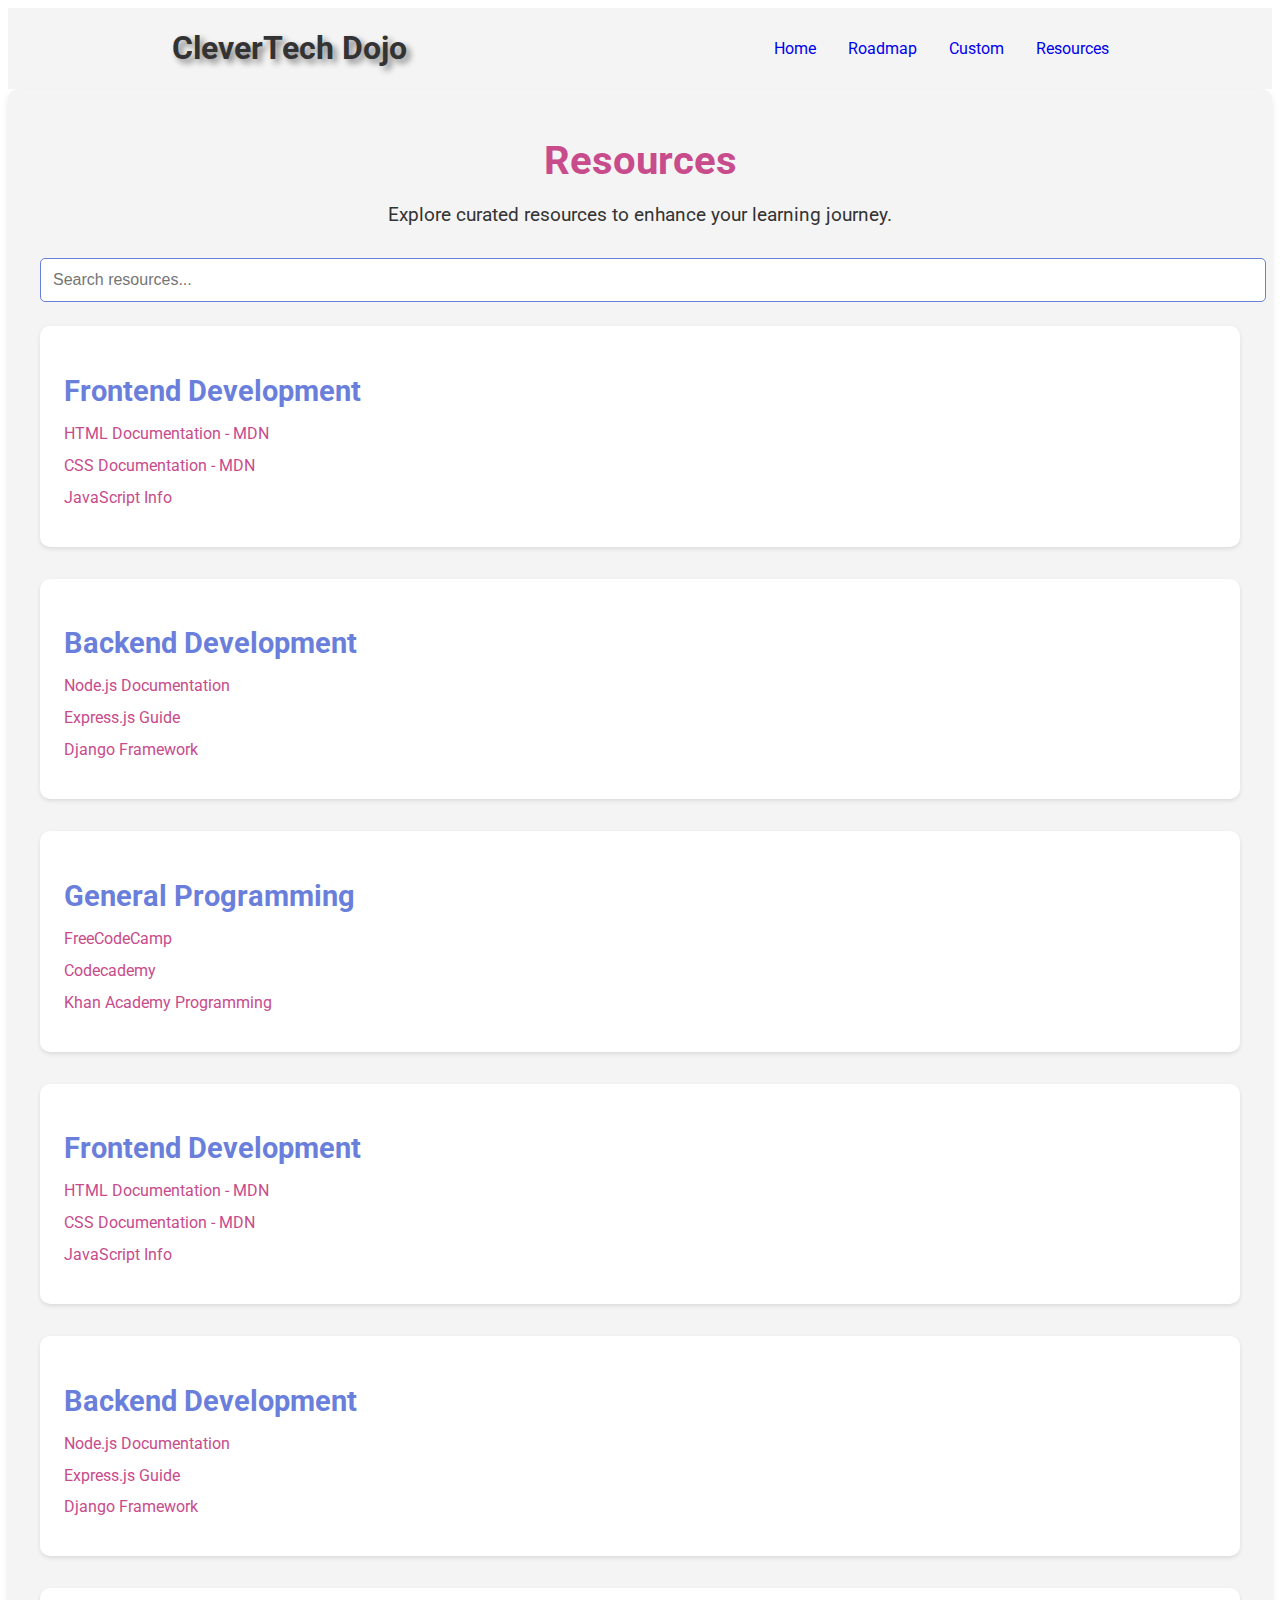
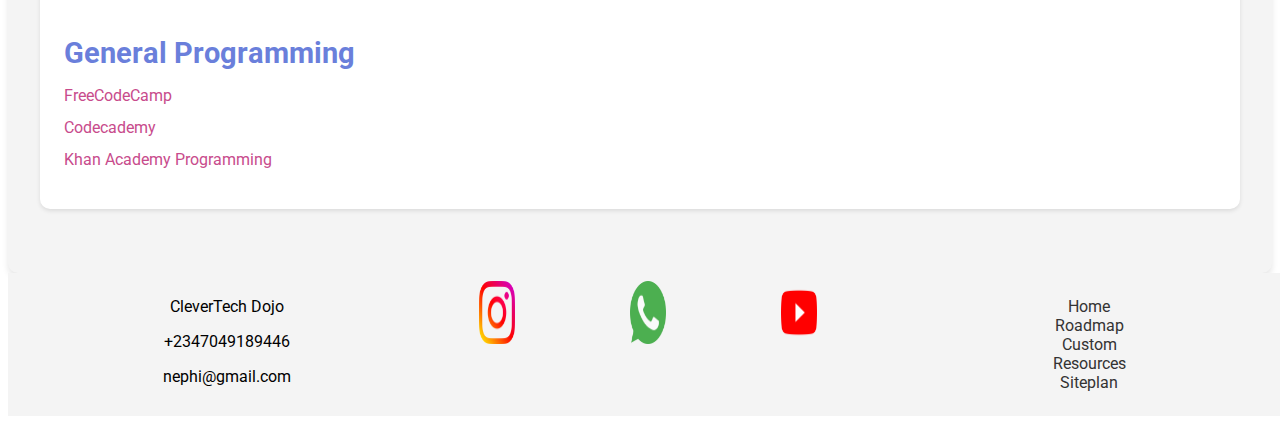
<file: clevertechdojo/resources.html>
<!DOCTYPE html>
<html lang="en">
<head>
    <meta charset="UTF-8">
    <meta name="viewport" content="width=device-width, initial-scale=1.0">
    <title>Resources - CleverTech Dojo</title>
    <link rel="preconnect" href="https://fonts.googleapis.com">
    <link rel="preconnect" href="https://fonts.gstatic.com" crossorigin>
    <link href="https://fonts.googleapis.com/css2?family=Poppins:wght@400;700&family=Roboto:wght@400;700&display=swap" rel="stylesheet">
    <link rel="stylesheet" href="styles/styles.css">
    <link rel="stylesheet" href="styles/mid-screen.css">
    <link rel="stylesheet" href="styles/min-screen.css">
    <script src="scripts/script.js" type="module"></script>
    <meta name="author" content="Nephi Asha">
    <meta name="description" content="Explore curated resources for frontend, backend, and general programming at CleverTech Dojo.">
    <meta name="keywords" content="resources, programming, frontend, backend, CleverTech Dojo">

    <meta property="og:title" content="CleverTech Dojo - Programming Resources">
    <meta property="og:description" content="Explore curated resources for frontend, backend, and general programming.">
    <meta property="og:image" content="https://ashanephi.github.io/wdd231/clevertechdojo/images/logo.png">
    <meta property="og:url" content="https://ashanephi.github.io/wdd231/clevertechdojo/">
    <meta property="og:type" content="website">

    <meta name="twitter:card" content="summary_large_image">
    <meta name="twitter:title" content="CleverTech Dojo - Programming Resources">
    <meta name="twitter:description" content="Explore curated resources for frontend, backend, and general programming.">
    <meta name="twitter:image" content="images/logo.png">
</head>
<body>
    <div class="container">
        <header>
            <h1 id="logo">CleverTech Dojo</h1>
            <nav>
                <ul>
                    <li><a href="index.html">Home</a></li>
                    <li><a href="roadmap.html">Roadmap</a></li>
                    <li><a href="custom.html">Custom</a></li>
                    <li><a href="resources.html">Resources</a></li>
                </ul>
            </nav>
            <div class="hamburger">
                <div class="bar"></div>
                <div class="bar"></div>
                <div class="bar"></div>
            </div>
        </header>
        <main>
            <div class="resources-container">
                <h1 class="page-title">Resources</h1>
                <p class="resources-description">Explore curated resources to enhance your learning journey.</p>
                <input type="text" id="resource-search" placeholder="Search resources..." class="search-bar">
                
                <section class="resource-category">
                    <h2 class="category-title">Frontend Development</h2>
                    <ul class="resource-list">
                        <li>
                            <a href="https://developer.mozilla.org/en-US/docs/Web/HTML" target="_blank">HTML Documentation - MDN</a>
                        </li>
                        <li>
                            <a href="https://developer.mozilla.org/en-US/docs/Web/CSS" target="_blank">CSS Documentation - MDN</a>
                        </li>
                        <li>
                            <a href="https://javascript.info/" target="_blank">JavaScript Info</a>
                        </li>
                    </ul>
                </section>

                <section class="resource-category">
                    <h2 class="category-title">Backend Development</h2>
                    <ul class="resource-list">
                        <li>
                            <a href="https://nodejs.org/en/docs/" target="_blank">Node.js Documentation</a>
                        </li>
                        <li>
                            <a href="https://expressjs.com/" target="_blank">Express.js Guide</a>
                        </li>
                        <li>
                            <a href="https://www.djangoproject.com/" target="_blank">Django Framework</a>
                        </li>
                    </ul>
                </section>

                <section class="resource-category">
                    <h2 class="category-title">General Programming</h2>
                    <ul class="resource-list">
                        <li>
                            <a href="https://www.freecodecamp.org/" target="_blank">FreeCodeCamp</a>
                        </li>
                        <li>
                            <a href="https://www.codecademy.com/" target="_blank">Codecademy</a>
                        </li>
                        <li>
                            <a href="https://www.khanacademy.org/computing/computer-programming" target="_blank">Khan Academy Programming</a>
                        </li>
                    </ul>
                </section>
            </div>
        </main>
        <footer>
            <div class="container">
                <div class="profile">
                    <p>CleverTech Dojo</p>
                    <p>+2347049189446</p>
                    <p>nephi@gmail.com</p>
                </div>
                <div class="social-links">
                    <a href="#"><img src="../chamber/images/social-links/instagram.png" alt="#" loading="lazy"></a>
                    <a href="#"><img src="../chamber/images/social-links/whatsapp.png" alt="#" loading="lazy"></a>
                    <a href="#"><img src="../chamber/images/social-links/youtube.png" alt="#" loading="lazy"></a>
                </div>
                <div class="navigational-links">
                    <ul>
                        <li><a href="index.html">Home</a></li>
                        <li><a href="roadmap.html">Roadmap</a></li>
                        <li><a href="custom.html">Custom</a></li>
                        <li><a href="resources.html">Resources</a></li>
                        <li><a href="siteplan.html">Siteplan</a></li>                    
                    </ul>
                </div>
            </div>
        </footer>
    </div>
</body>
</html>
</file>
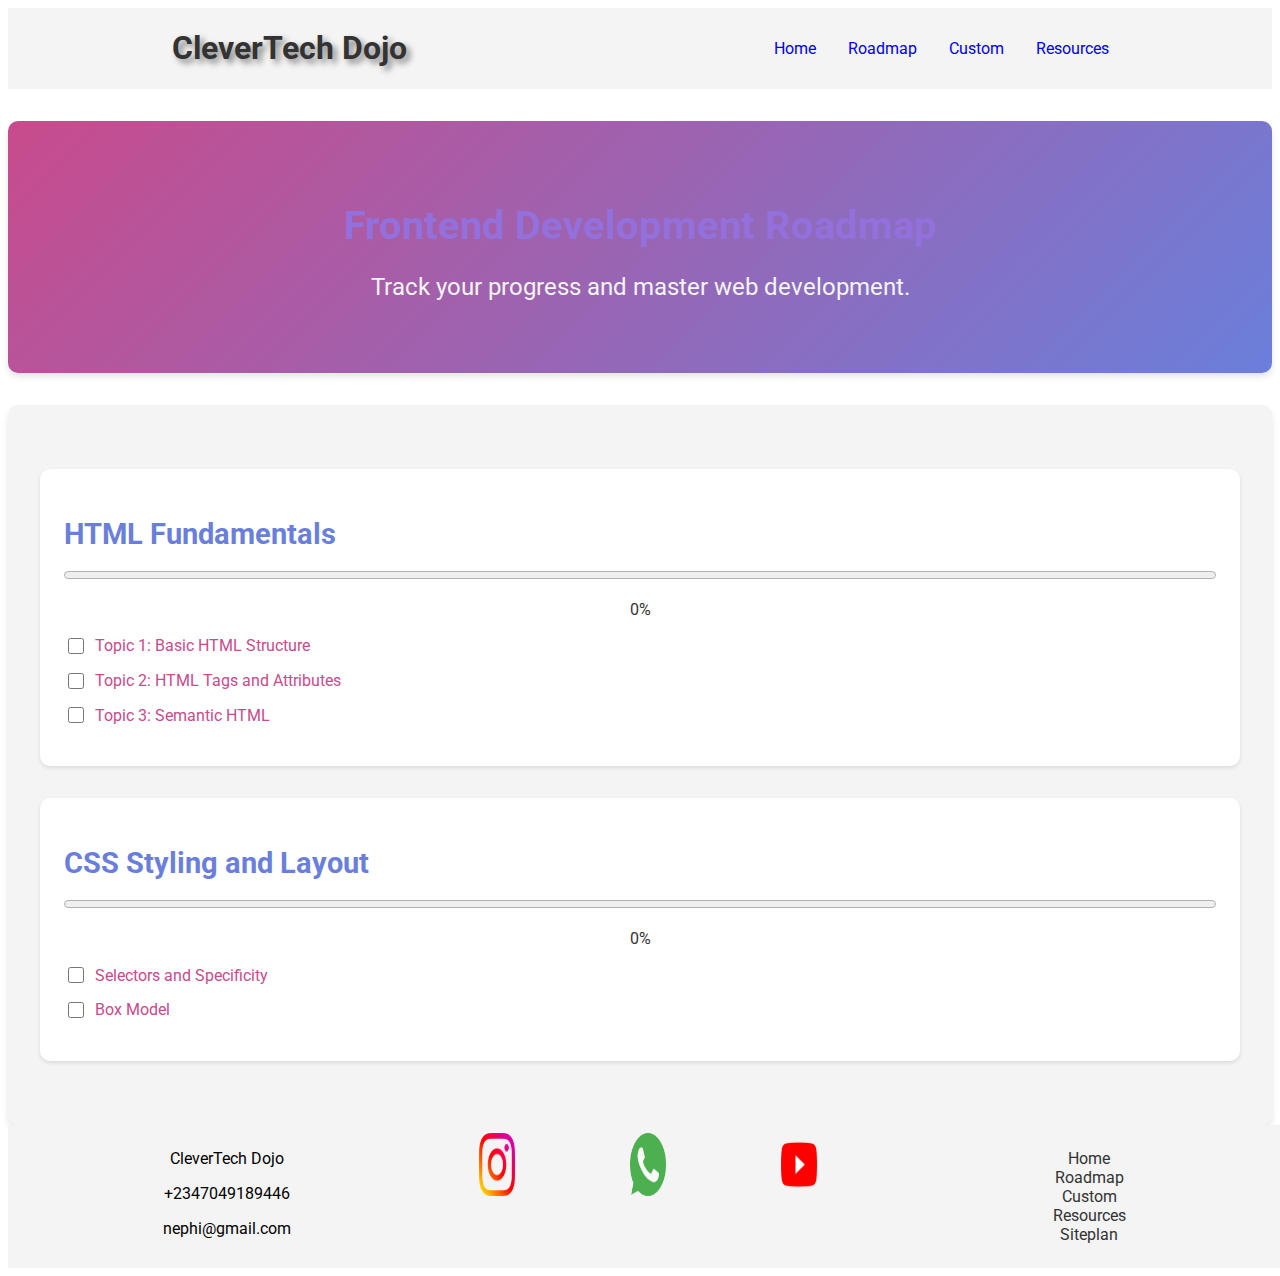
<file: clevertechdojo/roadmap.html>
<!DOCTYPE html>
<html lang="en">
<head>
    <meta charset="UTF-8">
    <meta name="viewport" content="width=device-width, initial-scale=1.0">
    <title>Roadmap - CleverTech Dojo</title>
    <link rel="preconnect" href="https://fonts.googleapis.com">
    <link rel="preconnect" href="https://fonts.gstatic.com" crossorigin>
    <link href="https://fonts.googleapis.com/css2?family=Poppins:wght@400;700&family=Roboto:wght@400;700&display=swap" rel="stylesheet">
    <link rel="stylesheet" href="styles/styles.css">
    <link rel="stylesheet" href="styles/mid-screen.css">
    <link rel="stylesheet" href="styles/min-screen.css">
    <script src="scripts/script.js" type="module"></script>
    <meta name="author" content="Nephi Asha">
    <meta name="description" content="Follow structured roadmaps to master frontend development and other programming skills at CleverTech Dojo.">
    <meta name="keywords" content="roadmap, frontend development, programming, CleverTech Dojo">
    <meta name="robots" content="index, follow">

    <meta property="og:title" content="CleverTech Dojo - Frontend Development Roadmap">
    <meta property="og:description" content="Follow structured roadmaps to master frontend development and other programming skills.">
    <meta property="og:image" content="https://ashanephi.github.io/wdd231/clevertechdojo/images/logo.png">
    <meta property="og:url" content="https://ashanephi.github.io/wdd231/clevertechdojo/">
    <meta property="og:type" content="website">

    <meta name="twitter:card" content="summary_large_image">
    <meta name="twitter:title" content="CleverTech Dojo - Frontend Development Roadmap">
    <meta name="twitter:description" content="Follow structured roadmaps to master frontend development and other programming skills.">
    <meta name="twitter:image" content="https://ashanephi.github.io/wdd231/clevertechdojo/images/logo.png">
</head>
<body>
    <div class="container">
        <header>
            <h1 id="logo">CleverTech Dojo</h1>
            <nav>
                <ul>
                    <li><a href="index.html">Home</a></li>
                    <li><a href="roadmap.html">Roadmap</a></li>
                    <li><a href="custom.html">Custom</a></li>
                    <li><a href="resources.html">Resources</a></li>
                </ul>
            </nav>
            <div class="hamburger">
                <div class="bar"></div>
                <div class="bar"></div>
                <div class="bar"></div>
            </div>
        </header>
        <main>
            <div class="hero-section">
                <div class="hero-content">
                    <h2 class="hero-title">Frontend Development Roadmap</h2>
                    <p class="hero-subtitle">Track your progress and master web development.</p>
                </div>
            </div>
            <div class="roadmap-container">
                <section class="roadmap-section">
                    <h2 class="section-title">HTML Fundamentals</h2>
                    <progress class="section-progress" value="0" max="100"></progress>
                    <span class="progress-percentage">0%</span>
                    <nav>
                        <ul class="topics-list">
                            <li>
                                <label>
                                    <input type="checkbox" name="topic1" id="topic1">
                                    <span>Topic 1: Basic HTML Structure</span>
                                </label>
                            </li>
                            <li>
                                <label>
                                    <input type="checkbox" name="topic2" id="topic2">
                                    <span>Topic 2: HTML Tags and Attributes</span>
                                </label>
                            </li>
                            <li>
                                <label>
                                    <input type="checkbox" name="topic3" id="topic3">
                                    <span>Topic 3: Semantic HTML</span>
                                </label>
                            </li>
                        </ul>
                    </nav>
                </section>
                <section class="roadmap-section">
                    <h2 class="section-title">CSS Styling and Layout</h2>
                    <progress class="section-progress" value="0" max="100"></progress>
                    <span class="progress-percentage">0%</span>
                    <ul class="topics-list">
                        <li>
                            <label>
                                <input type="checkbox">
                                <span>Selectors and Specificity</span>
                            </label>
                        </li>
                        <li>
                            <label>
                                <input type="checkbox">
                                <span>Box Model</span>
                            </label>
                        </li>
                    </ul>
                </section>
            </div>
        </main>
        <footer>
            <div class="container">
                <div class="profile">
                    <p>CleverTech Dojo</p>
                    <p>+2347049189446</p>
                    <p>nephi@gmail.com</p>
                </div>
                <div class="social-links">
                    <a href="#"><img src="../chamber/images/social-links/instagram.png" alt="#" loading="lazy"></a>
                    <a href="#"><img src="../chamber/images/social-links/whatsapp.png" alt="#" loading="lazy"></a>
                    <a href="#"><img src="../chamber/images/social-links/youtube.png" alt="#" loading="lazy"></a>
                </div>
                <div class="navigational-links">
                    <ul>
                        <li><a href="index.html">Home</a></li>
                        <li><a href="roadmap.html">Roadmap</a></li>
                        <li><a href="custom.html">Custom</a></li>
                        <li><a href="resources.html">Resources</a></li>
                        <li><a href="siteplan.html">Siteplan</a></li>                    
                    </ul>
                </div>
            </div>
        </footer>
    </div>
</body>
</html>
</file>
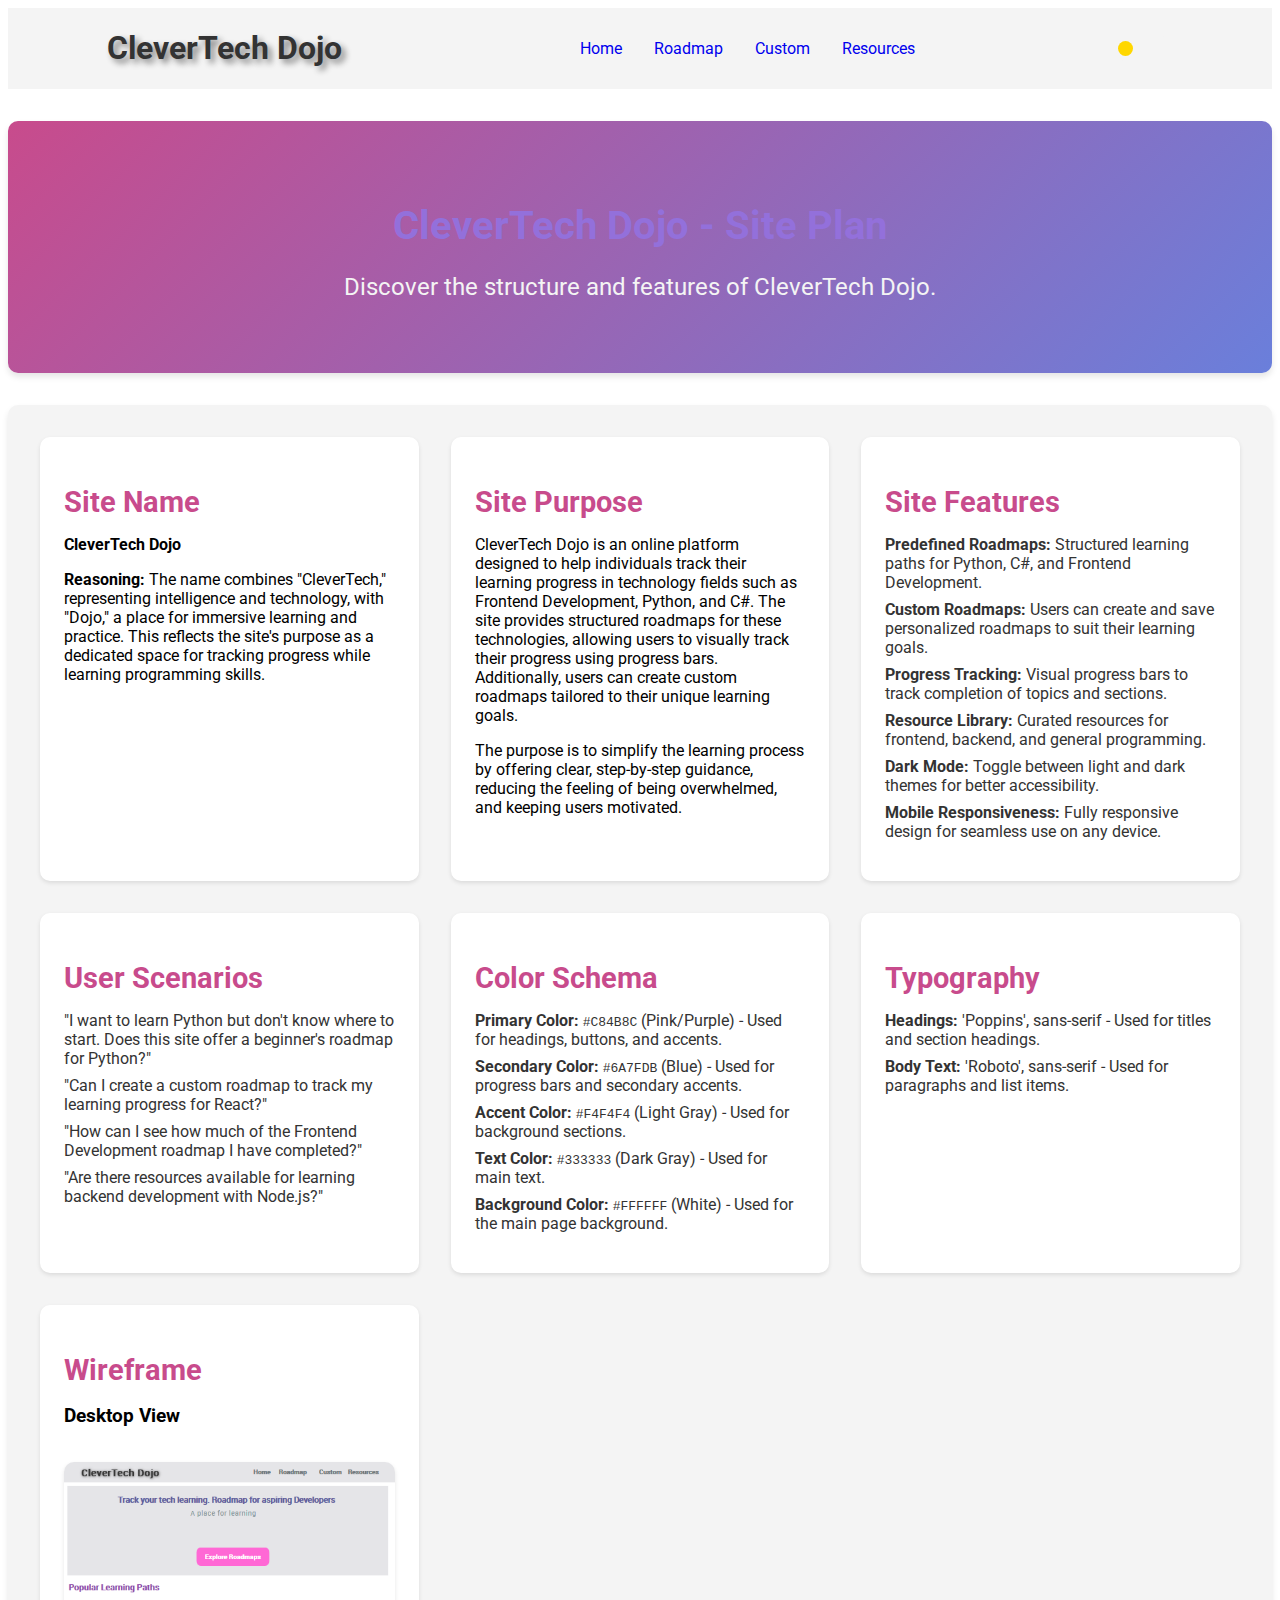
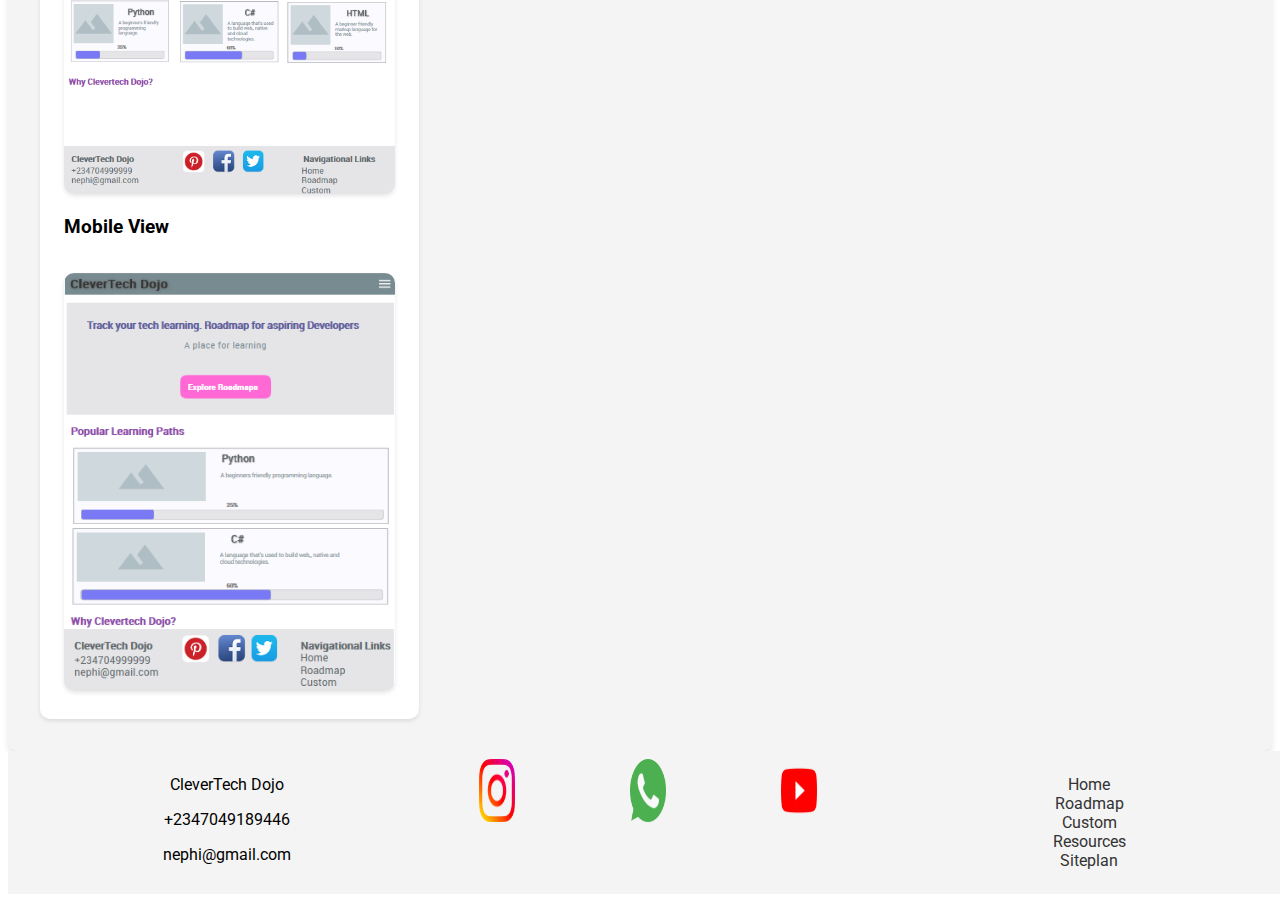
<file: clevertechdojo/siteplan.html>
<!DOCTYPE html>
<html lang="en">
<head>
    <meta charset="UTF-8">
    <meta name="viewport" content="width=device-width, initial-scale=1.0">
    <meta name="description" content="CleverTech Dojo is a platform designed to help users track their progress in learning programming skills. Explore structured roadmaps for Python, C#, and Frontend Development, or create custom learning paths to achieve your goals.">
    <meta name="author" content="Nephi Asha">
    <meta name="keywords" content="CleverTech Dojo, learning platform, programming skills, Python, C#, Frontend Development, custom roadmaps">

    <meta property="og:title" content="CleverTech Dojo - Site Plan">
    <meta property="og:description" content="Explore the site plan for CleverTech Dojo, a platform for tracking programming skills and creating custom roadmaps.">
    <meta property="og:image" content="https://ashanephi.github.io/wdd231/clevertechdojo/images/logo.png">
    <meta property="og:url" content="https://ashanephi.github.io/wdd231/clevertechdojo/">
    <meta property="og:type" content="website">

    <meta name="twitter:card" content="summary_large_image">
    <meta name="twitter:title" content="CleverTech Dojo - Site Plan">
    <meta name="twitter:description" content="Explore the site plan for CleverTech Dojo, a platform for tracking programming skills and creating custom roadmaps.">
    <meta name="twitter:image" content="https://ashanephi.github.io/wdd231/clevertechdojo/images/logo.png">

    <title>CleverTech Dojo - Site Plan</title>
    <link rel="preconnect" href="https://fonts.googleapis.com">
    <link rel="preconnect" href="https://fonts.gstatic.com" crossorigin>
    <link href="https://fonts.googleapis.com/css2?family=Poppins:wght@400;700&family=Roboto:wght@400;700&display=swap" rel="stylesheet">
    <link rel="stylesheet" href="styles/styles.css">
    <link rel="stylesheet" href="styles/mid-screen.css">
    <link rel="stylesheet" href="styles/min-screen.css">
</head>
<body>
    <div class="container">
        <header>
            <h1 id="logo">CleverTech Dojo</h1>
            <nav>
                <ul>
                    <li><a href="index.html">Home</a></li>
                    <li><a href="roadmap.html">Roadmap</a></li>
                    <li><a href="custom.html">Custom</a></li>
                    <li><a href="resources.html">Resources</a></li>
                </ul>
            </nav>
            <div class="hamburger">
                <div class="bar"></div>
                <div class="bar"></div>
                <div class="bar"></div>
            </div>
            <div id="dark-mode-toggle" class="dark-mode-toggle">
                <div class="sun"></div>
                <div class="moon"></div>
            </div>
        </header>
        <main>
            <div class="hero-section">
                <div class="hero-content">
                    <h2 class="hero-title">CleverTech Dojo - Site Plan</h2>
                    <p class="hero-subtitle">Discover the structure and features of CleverTech Dojo.</p>
                </div>
            </div>
            <div class="siteplan-section">
                <section id="site-name" class="siteplan-card">
                    <h2 class="section-title">Site Name</h2>
                    <p><strong>CleverTech Dojo</strong></p>
                    <p><strong>Reasoning:</strong> The name combines "CleverTech," representing intelligence and technology, with "Dojo," a place for immersive learning and practice. This reflects the site's purpose as a dedicated space for tracking progress while learning programming skills.</p>
                </section>

                <section id="site-purpose" class="siteplan-card">
                    <h2 class="section-title">Site Purpose</h2>
                    <p>CleverTech Dojo is an online platform designed to help individuals track their learning progress in technology fields such as Frontend Development, Python, and C#. The site provides structured roadmaps for these technologies, allowing users to visually track their progress using progress bars. Additionally, users can create custom roadmaps tailored to their unique learning goals.</p>
                    <p>The purpose is to simplify the learning process by offering clear, step-by-step guidance, reducing the feeling of being overwhelmed, and keeping users motivated.</p>
                </section>

                <section id="site-features" class="siteplan-card">
                    <h2 class="section-title">Site Features</h2>
                    <ul>
                        <li><strong>Predefined Roadmaps:</strong> Structured learning paths for Python, C#, and Frontend Development.</li>
                        <li><strong>Custom Roadmaps:</strong> Users can create and save personalized roadmaps to suit their learning goals.</li>
                        <li><strong>Progress Tracking:</strong> Visual progress bars to track completion of topics and sections.</li>
                        <li><strong>Resource Library:</strong> Curated resources for frontend, backend, and general programming.</li>
                        <li><strong>Dark Mode:</strong> Toggle between light and dark themes for better accessibility.</li>
                        <li><strong>Mobile Responsiveness:</strong> Fully responsive design for seamless use on any device.</li>
                    </ul>
                </section>

                <section id="scenarios" class="siteplan-card">
                    <h2 class="section-title">User Scenarios</h2>
                    <ul>
                        <li>"I want to learn Python but don't know where to start. Does this site offer a beginner's roadmap for Python?"</li>
                        <li>"Can I create a custom roadmap to track my learning progress for React?"</li>
                        <li>"How can I see how much of the Frontend Development roadmap I have completed?"</li>
                        <li>"Are there resources available for learning backend development with Node.js?"</li>
                    </ul>
                </section>

                <section id="color-schema" class="siteplan-card">
                    <h2 class="section-title">Color Schema</h2>
                    <ul>
                        <li><strong>Primary Color:</strong> <code>#C84B8C</code> (Pink/Purple) - Used for headings, buttons, and accents.</li>
                        <li><strong>Secondary Color:</strong> <code>#6A7FDB</code> (Blue) - Used for progress bars and secondary accents.</li>
                        <li><strong>Accent Color:</strong> <code>#F4F4F4</code> (Light Gray) - Used for background sections.</li>
                        <li><strong>Text Color:</strong> <code>#333333</code> (Dark Gray) - Used for main text.</li>
                        <li><strong>Background Color:</strong> <code>#FFFFFF</code> (White) - Used for the main page background.</li>
                    </ul>
                </section>

                <section id="typography" class="siteplan-card">
                    <h2 class="section-title">Typography</h2>
                    <ul>
                        <li><strong>Headings:</strong> 'Poppins', sans-serif - Used for titles and section headings.</li>
                        <li><strong>Body Text:</strong> 'Roboto', sans-serif - Used for paragraphs and list items.</li>
                    </ul>
                </section>

                <section id="wireframe" class="siteplan-card">
                    <h2 class="section-title">Wireframe</h2>
                    <h3>Desktop View</h3>
                    <img src="images/Homepage-CleverTech Dojo.png" alt="Desktop Wireframe for CleverTech Dojo Homepage" class="wireframe-image">
                    <h3>Mobile View</h3>
                    <img src="images/Homepage-CleverTech Dojo-MobileView.png" alt="Mobile Wireframe for CleverTech Dojo Homepage" class="wireframe-image">
                </section>
            </div>
        </main>
        <footer>
            <div class="container">
                <div class="profile">
                    <p>CleverTech Dojo</p>
                    <p>+2347049189446</p>
                    <p>nephi@gmail.com</p>
                </div>
                <div class="social-links">
                    <a href="#"><img src="../chamber/images/social-links/instagram.png" alt="#" loading="lazy"></a>
                    <a href="#"><img src="../chamber/images/social-links/whatsapp.png" alt="#" loading="lazy"></a>
                    <a href="#"><img src="../chamber/images/social-links/youtube.png" alt="#" loading="lazy"></a>
                </div>
                <div class="navigational-links">
                    <ul>
                        <li><a href="index.html">Home</a></li>
                        <li><a href="roadmap.html">Roadmap</a></li>
                        <li><a href="custom.html">Custom</a></li>
                        <li><a href="resources.html">Resources</a></li>
                        <li><a href="siteplan.html">Siteplan</a></li>                    
                    </ul>
                </div>
            </div>
        </footer>
    </div>
</body>
</html>
</file>
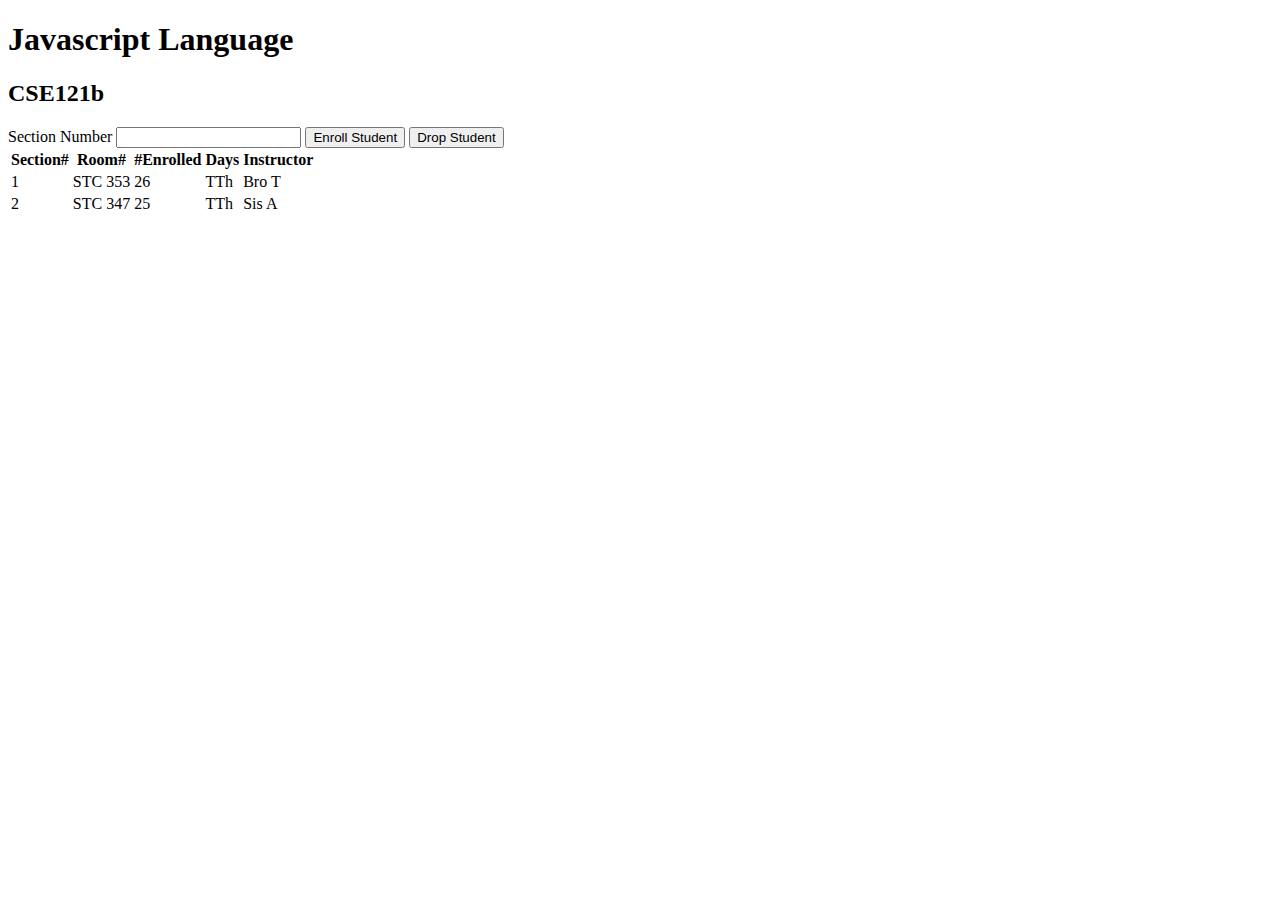
<file: week03/modules.html>
<!-- modules.html -->
<!DOCTYPE html>
<html lang="en">
  <head>
    <meta charset="UTF-8" />
    <meta http-equiv="X-UA-Compatible" content="IE=edge" />
    <meta name="viewport" content="width=device-width, initial-scale=1.0" />
    <title>Courses and sections</title>
    <script src="scripts/modules.js" type="module"></script>
  </head>
  <body>
    <h1 id="courseName"></h1>
    <h2 id="courseCode"></h2>
    <label for="sectionNumber">Section Number</label>
    <input id="sectionNumber" />
    <button id="enrollStudent">Enroll Student</button>
    <button id="dropStudent">Drop Student</button>

    <table>
      <thead>
        <tr>
          <th>Section#</th>
          <th>Room#</th>
          <th>#Enrolled</th>
          <th>Days</th>
          <th>Instructor</th>
        </tr>
      </thead>
      <tbody id="sections"></tbody>
    </table>
  </body>
</html>
</file>
<file: styles/styles.css>
/* =========================================
   GLOBAL VARIABLES (CSS Custom Properties)
   ========================================= */
   :root {
    --primary-color: #1E3A5F; /* Dark navy blue for header/footer */
    --secondary-color: #62311E; /* Warm brown accent */
    --secondary-light: #8B5E3B; /* Softer brown for hover effects */
    --background-light: #F4F4F4; /* Light gray for background */
    --white-color: #fff;
    --black-color: #333;
    --text-color: #222; /* Darker gray for readability */
    --font-family-primary: 'Roboto', sans-serif;
    --font-size-primary: 1.6rem;
    --border-color: 1px solid red; /* Example border color for testing purposes :) */
}

/* =========================================
   GLOBAL STYLES (Reset and Box Sizing)
   ========================================= */
* {
    padding: 0;
    margin: 0;
    box-sizing: border-box;
}

/* =========================================
   HEADER STYLES
   ========================================= */
header {
    background-color: var(--primary-color);
    display: flex;
    flex-direction: column;
    position: sticky;
    top: 0;
    width: 100%;
}

header ul li {
    list-style-type: none;
}

header a {
    text-decoration: none;
    color: var(--white-color);
    transition: 0.7s ease;
}

header a:hover {
    color: dodgerblue;
}

/* Profile Section in Header */
header .profile {
    font-size: 1.5rem;
    display: flex;
    justify-content: center;
    align-items: center;
    padding: 5px 0;
    gap: 50px;
}

/* Profile Image Fix */
.profile img {
    width: 80px;
    border-radius: 50%;
}

/* Navigation Bar */
header nav ul {
    background-color: #000;
    text-align: center;
    display: flex;
    justify-content: space-around;
    padding: 5px;
}

main h1 {
    font-size: 1.5em;
    padding: 0;
    margin: 0 10px;
    color: var(--primary-color);
}

.item2 img {
    width: 250px; 
    margin: 0 auto;
}

.courses img {
    padding: 10px 0;
}

.courses ul li {
    list-style-type: none;
    padding: 5px;
    margin-top: 1px;
}

.item1 {
    font-size: 1.2rem;
}

/* =========================================
   HAMBURGER MENU (For Mobile View)
   ========================================= */

.hamburger {
    display: none; 
    cursor: pointer;
}

.bar {
    display: block;
    width: 25px;
    height: 3px;
    margin: 5px auto;
    background-color: #fff;
    transition: all 0.3s ease-in-out;
}

/* =========================================
   MAIN CONTENT
   ========================================= */
.courses {
    padding: 10px;
    text-align: center;
}

/* Course Titles */
.courses h2 {
    background-color: var(--primary-color);
    color: var(--white-color);
    padding: 12px;
    border-radius: 5px 5px 0 0;
}

/* =========================================
   CATEGORY FILTERS
   ========================================= */
.category {
    display: flex;
    justify-content: center;
    gap: 10px;
    padding: 20px;
}

.category p {
    padding: 10px 30px;
    background-color: var(--primary-color);
    color: var(--white-color);
    border-radius: 5px;
    cursor: pointer;
    transition: background 0.3s;
}

.category p:hover {
    background-color: var(--secondary-color);
}

/* =========================================
   COURSE CARDS
   ========================================= */
.course-card {
    border: 1px solid var(--primary-color);
    padding: 15px;
    margin: 15px 0;
    border-radius: 8px;
    background-color: var(--white-color);
    box-shadow: 0 2px 5px rgba(0, 0, 0, 0.1);
    transition: transform 0.2s; /* Slight hover effect */
}

/* Completed Course Card */
.course-card.completed {
    border-color: var(--secondary-color);
    background-color: var(--secondary-light);
    color: var(--white-color);
}

/* =========================================
   FOOTER STYLES
   ========================================= */
footer {
    text-align: center;
    background-color: var(--primary-color);
    color: var(--white-color);
    padding: 15px;
    margin-top: 20px;
    font-size: 1.3rem;
    word-spacing: 5px;
}


/* Dialog Box */
dialog {
    border: 1px solid rgb(0 0 0 / 0.1);
    border-radius: .25rem;
    padding: 1rem;
    background-color: var(--white-color);
    box-shadow: 0 0 3rem #777;
    width: 90%;
    max-width: 800px;
    position: absolute;
    top: 30%;
    margin: 0 auto;
    line-height: 1.5rem;
}

dialog h2 {
    text-align: center;
}

dialog h3 {
    padding: .5rem;
}

dialog p {
    font-size: large;
    padding: .5rem;
}

::backdrop {
    background-color: rgb(0 0 0 / 0.5);
}

dialog button {
    position: absolute;
    top: 20px;
    right: 20px;
    padding: .5rem 1rem;
    border: 1px solid rgb(0 0 0 / 0.1);
}

/* =========================================
   RESPONSIVE DESIGN (Mobile: max-width 768px)
   ========================================= */
@media screen and (max-width: 768px) {
    .hamburger {
        display: block;
        position: fixed;
        left: 90%;
        top: 4px;
    }

    .hamburger.active .bar:nth-child(2) {
        opacity: 0; /* Hide middle bar when active */
    }
    
    .hamburger.active .bar:nth-child(1) {
        transform: translateY(8px) rotate(45deg);
    }
    
    .hamburger.active .bar:nth-child(3) {
        transform: translateY(-8px) rotate(-45deg);
    }

    header nav ul {
        position: fixed;
        left: 100%;
        top: 0;
        gap: 0;
        flex-direction: column;
        background-color: var(--primary-color);
        color: var(--white-color);
        width: 100%;
        text-align: center;
        transition: 0.3s ease-in-out;
        box-shadow: 0 4px 8px rgba(0, 0, 0, 0.1);
    }

    main {
        padding: 10px;
    }

    nav ul li {
        margin: 16px 0;
        font-size: 1rem;
    }

    nav ul.active {
        position: fixed;
        left: 0;
    }
}
</file>
<file: styles/large.css>
/* =========================================
   RESPONSIVE DESIGN (Tablet: min-width 768px)
   ========================================= */
   @media screen and (min-width: 768px) {

    /* Increase Navigation Font Size */
    header nav ul li a {
        font-size: 1.5rem;
    }

    /* Choice Section - Three Columns */
    .choice {
        display: grid;
        grid-template-columns: repeat(3, 1fr); 
        gap: 20px; 
    }

    .container {
        display: grid;
        grid-template-columns: 1.5fr 1fr;
    }

    .item3 {
        grid-column: 1/3;
    }

}
</file>
<file: chamber/styles/styles.css>
* {
    margin: 0;
    padding: 0;
    box-sizing: border-box;
}

body {
    font-family: 'Poppins', sans-serif;
    margin: 0;
    color: #333;
    background-color: #f4f4f9;
    line-height: 1.6;
}

/* Header */
header {
    display: flex;
    justify-content: space-between;
    align-items: center;
    background: #323f77;
    padding: 0.8rem 1rem;
    color: #fff;
    font-weight: bold;
    z-index: 10;
    box-shadow: 0 4px 8px rgba(0, 0, 0, 0.1);
}

.profile {
    display: flex;
    justify-content: center;
    align-items: center;
}

main{
    padding: 3em;
    margin: 0 auto;
}

.main {
    padding: 1em;
}

.main-title {
    font-size: 1.5rem;
}

.logo {
    display: flex;
    flex-direction: column;
    gap: 10%;
    padding: 5px;
    font-weight: bold;
}

.logo-image img {
    margin: 0;
    padding: 0;
    width: 8rem;
    height: auto;
}

.nav-links {
    list-style: none;
    display: flex;
    gap: 20px;
}

.nav-links li {
    display: inline;
}

.nav-links a {
    text-decoration: none;
    color: #f8f8f8; 
    font-size: 1rem;
    padding: 0.5rem 1rem;
    transition: color 0.3s, padding 0.3s;
}

.nav-links a:hover {
    color: gold;
    padding: 0.5rem 1.2rem;
}

/* Hero Section */
.hero {
    position: relative;
    margin-bottom: 2rem;
}

.hero img {
    width: 100%;
    height: auto;
    display: block;
    filter: saturate(130%) hue-rotate(10deg);
    border-radius: 10px;
}

.text {
    position: absolute;
    top: 50%;
    left: 50%;
    transform: translate(-50%, -50%);
    color: #fff;
    font-weight: bold;
    text-align: center;
    background: rgba(0, 0, 0, 0.5);
    padding: .5rem;
    border-radius: 10px;
}

.cta-button {
    display: inline-block;
    margin: 1rem auto;
    padding: 0.5rem 1rem;
    background-color: #004080;
    color: white;
    text-decoration: none;
    border-radius: 5px;
    transition: background 0.3s;
}

.cta-button:hover {
    background-color: #002060;
}

.basic-information {
    display: grid;
    grid-template-columns: repeat(4, 1fr);
    gap: 1rem;
    padding: 10px;
}

/* Sections */
section {
    padding: 1rem;
    text-align: center;
    border-radius: 5px;
    background: #fff;
    box-shadow: 0 4px 8px rgba(0, 0, 0, 0.1);
}

.basic-information section {
    height: auto;
}

.basic-information h2 {
    background: #323f77;
    color: #fff;
    padding: 1rem;
    border-radius: 5px 5px 0 0;
}

.route, .route a:visited, .route a{
    color: rgb(238, 178, 15);
    text-decoration: none;
    font-size: 1.2rem;
}

.route a:hover
{
    color: skyblue;
    cursor: pointer;
}

.events {
    grid-column: 1 / 3;
}

.container {
    display: grid;
    grid-template-columns: repeat(3, 1fr);
    gap: 1rem;
    padding: 10px;
}

.contact img {
    width: 5rem;
    height: auto;
    margin: 0;
    padding: 0;
    border-radius: 5px;
}

.contact {
    display: flex;
    gap: 1rem;
    padding: 1rem;
}

h1 {
    margin: 0;
    padding: 0;
}

.forecast div {
    padding: 2rem;
    text-align: left;
    line-height: 2.5rem;
}

.information {
    text-align: left;
}

/* Form Styles */
form {
    max-width: 600px;
    margin: 20px auto;
    padding: 20px;
    border: 1px solid var(--primary-color);
    border-radius: 8px;
    background-color: var(--white-color);
}

form label {
    display: block;
    margin-bottom: 10px;
}

form input, form select, form textarea {
    width: 100%;
    padding: 8px;
    margin-bottom: 15px;
    border: 1px solid var(--secondary-color);
    border-radius: 4px;
}

/* Membership Cards */
.membership-cards {
    display: flex;
    flex-wrap: wrap;
    gap: 20px;
    justify-content: center;
    margin: 20px auto;
}

.card {
    flex: 1 1 calc(25% - 20px);
    padding: 20px;
    border: 1px solid var(--primary-color);
    border-radius: 8px;
    background-color: var(--white-color);
    text-align: center;
    cursor: pointer;
    animation: fadeIn 2s ease-in-out;

}

.card:hover {
    background-color: var(--secondary-light);
    color: var(--white-color);
}

@keyframes fadeIn {
    from {
        opacity: 0;
        transform: translateY(20px);
    }
    to {
        opacity: 1;
        transform: translateY(0);
    }
}

.info {
    display: grid;
    grid-template-columns: 1fr 2fr;
    gap: 1rem;
    margin-bottom: 1rem;
}
.info p {
    margin: 0;
}

.no-scroll {
    overflow: hidden;
    height: 100vh;
}

/* Footer */
footer {
    background: #323f77;
    color: white;
    text-align: left;
    padding: 20px 10px;
    display: flex;
    justify-content: space-around;
    align-items: flex-start;
    flex-wrap: wrap;
    gap: 1rem;
    width: 100%;
}

.social-links {
    display: flex;
    justify-content: center;
    align-items: center;
    gap: 20px;
}

footer img {
    width: 2rem;
    height: auto;
}

.hamburger {
    display: none;
    cursor: pointer;
}

.bar {
    display: block;
    width: 25px;
    height: 3px;
    margin: 5px auto;
    background-color: #fff;
    transition: all 0.3s ease-in-out;
}

.toggle-button {
    margin: 1rem;
    padding: 0.5rem 1rem;
    background: #004080;
    color: white;
    border: none;
    border-radius: 5px;
    cursor: pointer;
    transition: background 0.3s;
}

.toggle-button:hover {
    background: #002060;
}

.view-buttons {
    display: flex;
    gap: 1rem;
    margin: 1rem;
    justify-content: center;
    align-items: center;
}

.list-view .container {
    display: grid;
    grid-template-columns: 1fr; /* Change to single column in list view */
    width: 100%; /* Ensure full width */
}

.list-view .container section {
    display: flex;
    flex-direction: column;
    align-items: flex-start;
    margin-bottom: 1rem;
}

.list-view .container .table-view {
    width: 100%;
    border-collapse: collapse;
    margin-top: 1rem;
}

.list-view .container .table-view th, 
.list-view .container .table-view td {
    border: 1px solid #ddd;
    padding: 1px;
    text-align: left;
}

.list-view .container .table-view th {
    background-color: #323f77;
    color: white;
    font-weight: bold;
}

/* Membership Level Styles */
.list-view .container .table-view .member-level-1 {
    background-color: #f0f0f0;
}

.list-view .container .table-view .member-level-2 {
    background-color: silver;
    color: black;
}

.list-view .container .table-view .member-level-3 {
    background-color: gold;
    color: black;
    font-weight: bold;
}

.view-button {
    padding: 0.5rem 1rem;
    background: #004080;
    color: white;
    border: none;
    border-radius: 5px;
    cursor: pointer;
    transition: background 0.3s;
}

.view-button:hover {
    background: #002060;
}

.list-view {
    width: 100%;
    display: grid;
    grid-template-columns: 1fr;
    margin: 0 auto;
    justify-content: space-around;
    gap: 1rem;;
}

.list-view .container .contact img {
    margin-right: 1rem;
}

.list-view .table-view th {
    background-color: #323f77;
    color: white;
    font-weight: bold;
}

.list-view .table-view td a {
    color: #004080;
    text-decoration: none;
    font-weight: bold;
}

.list-view .table-view td a:hover {
    text-decoration: underline;
}

.list-view td {
    text-align: center;
}
</file>
<file: chamber/styles/mid-screen.css>
/* Responsive Styles */
@media (max-width: 1103px) {
    .container {
        display: grid;
        grid-template-columns: 1fr;
    }

    main, 
    .main {
        padding: 0.5em;
    }

    .welcome-message {
        font-size: 0.5rem;
    }

    .hamburger {
        display: block;
        position: absolute;
        left: 90%;
        top: 4px;
        z-index: 10;
    }

    .hamburger.active {
        position: fixed;
    }

    .hamburger.active .bar:nth-child(2) {
        opacity: 0; 
    }

    .hamburger.active .bar:nth-child(1) {
        transform: translateY(8px) rotate(45deg);
    }

    .hamburger.active .bar:nth-child(3) {
        transform: translateY(-8px) rotate(-45deg);
    }

    header nav ul {
        position: fixed;
        left: 100%;
        top: 0;
        gap: 0;
        flex-direction: column;
        background-color: #323f77;
        color: #fff;
        width: 100vw;
        text-align: center;
        transition: left 0.3s ease-in-out;
        box-shadow: 0 4px 8px rgba(0, 0, 0, 0.1);
        z-index: 10;
        padding: 5px 0;
        height: 100vh;
        overflow: hidden;
    }

    header nav ul li a {
        padding: 2rem;
    }

    nav ul.active {
        transition: left 350ms ease-in;
        left: 0;
    }

    .basic-information {
        display: grid;
        grid-template-columns: 1fr;
        padding: 0.1rem;
        margin: 0 auto;
    }

    .events {
        grid-column: 1;
    }

    footer {
        display: flex;
        flex-direction: column;
        text-align: left;
        line-height: 1.6rem;
        gap: 1rem;
    }

    footer .social-links {
        margin: 0 auto;
    }

    .list-view {
        display: block;
        width: 100%;
        margin: 0 auto;
    }
}
</file>
<file: chamber/styles/min-screen.css>
@media (min-width: 300px) and (max-width: 434px){
    .basic-information, .container {
        grid-template-columns: 1fr;
        padding: .1rem;
    }

    .contact img {
        width: 8rem;
    }

    .contact {
        width: 80%;
        flex-direction: column;
        align-items: center;
    }

    .information {
        text-align: center;
    }

    .view-buttons {
        flex-direction: column;
        gap: 0.5rem;
    }

    .view-button {
        width: 100%;
    }

    footer {
        flex-direction: column;
        text-align: left;
    }
}
</file>
<file: clevertechdojo/styles/styles.css>
:root {
    --primary-color: #C84B8C;
    --secondary-color: #6A7FDB;
    --accent-color: #F4F4F4;
    --accent-color2:#9370DB;
    --text-color: #333333;
    --background-color: #FFFFFF;
    --family-font: 'Poppins', sans-serif;
    --body-font-text: 'Roboto', sans-serif;
}

.container {
    background: var(--background-color);
    font-family: var(--body-font-text);
    width: 100%;
    height: 100%;   
}


header {
    display: flex;
    justify-content: space-around;
    align-items: center;
    background-color: var(--accent-color);
}

header nav ul {
    display: flex;
    justify-content: space-around;
    gap: 2rem;
    list-style: none;
}

header nav ul li a {
    text-decoration: none;
}

.hamburger {
    display: none;
}

.bar {
    width: 30px;
    height: 5px;
    background: #000;
    margin: .2rem;
}

#logo {
    color: var(--text-color);   
    text-shadow: 4px 4px 6px gray; 
}

.hero-section {
    margin: 2rem 0;
    background: linear-gradient(135deg, var(--primary-color), var(--secondary-color));
    padding: 3rem;
    text-align: center;
    color: var(--accent-color);
    border-radius: 10px;
    box-shadow: 0 4px 6px rgba(0, 0, 0, 0.1);
}

.hero-content {
    max-width: 800px;
    margin: 0 auto;
}

.hero-title {
    font-size: 2.5rem;
    margin-bottom: 1rem;
}

.hero-subtitle {
    font-size: 1.5rem;
    margin-bottom: 1.5rem;
}

.explore-btn {
    margin-top: 1.5rem;
    background-color: var(--accent-color);
    width: 30%;
    padding: 1rem;
    border-radius: 10px;

}

.explore-btn:hover {
    cursor: pointer;
}

.explore-btn-text {
    text-decoration: none;
    padding: 0.75rem 1.5rem;
    border-radius: 5px;
    font-size: 1.2rem;
    font-weight: bold;
    transition: background-color 0.3s ease, color 0.3s ease;
}

.explore-btn:hover {
    background-color: var(--secondary-color);
    color: var(--accent-color);
}

h1, h2 {
    color: var(--accent-color2);
}

.roadmap-section {
    margin: 2rem 0;
    padding: 1.5rem;
    background-color: var(--background-color);
    border-radius: 10px;
    box-shadow: 0 2px 4px rgba(0, 0, 0, 0.1);
}

.section-title {
    font-size: 1.8rem;
    margin-bottom: 1rem;
    color: var(--secondary-color);
}

.roadmap-cards {
    display: grid;
    grid-template-columns: repeat(3, 1fr);
    gap: 1.5rem;
}

.roadmap-card {
    background-color: var(--accent-color);
    border-radius: 10px;
    box-shadow: 0 4px 6px rgba(0, 0, 0, 0.1);
    padding: 1.5rem;
    text-align: center;
    transition: transform 0.3s ease, box-shadow 0.3s ease;
}

.roadmap-card:hover {
    transform: translateY(-5px);
    box-shadow: 0 6px 10px rgba(0, 0, 0, 0.15);
}

.roadmap-card img {
    width: 80px;
    height: 80px;
    margin-bottom: 1rem;
}

.roadmap-card h3 {
    font-size: 1.5rem;
    margin-bottom: 0.5rem;
    color: var(--primary-color);
}

.roadmap-card p {
    font-size: 1rem;
    margin-bottom: 1rem;
    color: var(--text-color);
}

.highlight-section {
    margin: 2rem 0;
    text-align: center;
}

.highlights {
    display: grid;
    grid-template-columns: repeat(3, 1fr);
    gap: 1.5rem;
    margin: 2rem;
    padding: 2rem;
}

.highlight {
    background-color: var(--accent-color);
    border-radius: 10px;
    box-shadow: 0 4px 6px rgba(0, 0, 0, 0.1);
    padding: 1.5rem;
    font-size: 1rem;
    color: var(--text-color);
    transition: transform 0.3s ease, box-shadow 0.3s ease;
}

.highlight:hover {
    transform: translateY(-5px);
    box-shadow: 0 6px 10px rgba(0, 0, 0, 0.15);
}

footer .container {
    display: grid;
    justify-content: space-between;
    grid-template-columns: 1fr 1fr 1fr;
    background-color: var(--accent-color);
    padding: .5rem;
    text-align: center;
}

footer .container ul li {
    list-style: none;
}

footer .container ul li a{
    text-decoration: none;
    cursor: pointer;
    color: var(--text-color);
}

footer .container img {
    width: 30%;
    height: 50%;
}
footer .container img:hover {
    cursor: pointer;
}

.social-links {
    display: grid;
    grid-template-columns: 1fr 1fr 1fr;
    gap: 2rem;
}

.custom-form {
    background-color: var(--accent-color);
    padding: 2rem;
    border-radius: 10px;
    box-shadow: 0 4px 6px rgba(0, 0, 0, 0.1);
    margin-bottom: 1.5rem;
}

.custom-form label {
    display: block;
    margin-bottom: 0.5rem;
    color: var(--text-color);
    font-weight: bold;
}

.custom-form input[type="text"],
.custom-form input[type="url"],
.custom-form input[type="number"],
.custom-form textarea {
    width: 100%;
    padding: 0.75rem;
    margin-bottom: 1rem;
    border: 1px solid var(--secondary-color); 
    border-radius: 5px;
    font-family: var(--body-font-text);
    font-size: 1rem;
}

.custom-form input[type="text"]:focus,
.custom-form input[type="url"]:focus,
.custom-form input[type="number"]:focus,
.custom-form textarea:focus {
    outline: none;
    border-color: var(--primary-color); 
    box-shadow: 0 0 5px var(--primary-color);
}

.custom-form button {
    background-color: var(--primary-color);
    color: var(--accent-color); 
    padding: 0.75rem 1.5rem;
    border: none;
    border-radius: 5px;
    font-size: 1rem;
    font-weight: bold;
    cursor: pointer;
    transition: background-color 0.3s ease;
}

.custom-form button:hover {
    background-color: var(--secondary-color); 
}

.custom-form button:focus {
    outline: none;
    box-shadow: 0 0 5px var(--secondary-color);
}

.custom-form #Add-Section,
.custom-form #Add-Topic {
    margin: 1rem 0;
    color: var(--primary-color);
    font-weight: bold;
    cursor: pointer;
    display: inline-block;
    transition: color 0.3s ease;
}

.custom-form #Add-Section:hover,
.custom-form #Add-Topic:hover {
    color: var(--secondary-color); 
}

.no-scroll {
    overflow: hidden;
    height: 100vh;
}

.page-title {
    text-align: center;
    font-size: 2.5rem;
    margin: 1rem 0;
    color: var(--primary-color);
}

.roadmap-description {
    text-align: center;
    font-size: 1.2rem;
    margin-bottom: 1.5rem;
    color: var(--text-color);
}

.roadmap-container, .resources-container, .custom-section {
    padding: 2rem;
    background-color: var(--accent-color);
    border-radius: 10px;
    box-shadow: 0 4px 6px rgba(0, 0, 0, 0.1);
}

.resource-category {
    margin-bottom: 2rem;
    padding: 1.5rem;
    background-color: var(--background-color);
    border-radius: 10px;
    box-shadow: 0 2px 4px rgba(0, 0, 0, 0.1);
}

.category-title {
    font-size: 1.8rem;
    margin-bottom: 1rem;
    color: var(--secondary-color);
}

.section-progress {
    width: 100%;
    margin-bottom: 0.5rem;
}

.progress-percentage {
    font-size: 1rem;
    color: var(--text-color);
    margin-top: 0.5rem;
    display: block;
    text-align: center;
}

.topics-list {
    list-style: none;
    padding: 0;
}

.topics-list li {
    margin-bottom: 0.8rem;
}

.topics-list label {
    display: flex;
    align-items: center;
    gap: 0.5rem;
    font-size: 1rem;
    color: var(--text-color);
}

.topics-list input[type="checkbox"] {
    width: 1rem;
    height: 1rem;
}

.resource-list, .topics-list {
    list-style: none;
    padding: 0;
}

.resource-list li, .topics-list li {
    margin-bottom: 0.8rem;
}

.resource-list a, .topics-list label span {
    text-decoration: none;
    font-size: 1rem;
    color: var(--primary-color);
    transition: color 0.3s ease;
}

.resource-list a:hover, .topics-list label span:hover {
    color: var(--secondary-color);
}

.resources-description {
    text-align: center;
    font-size: 1.2rem;
    margin-bottom: 2rem;
    color: var(--text-color);
}

.search-bar {
    width: 100%;
    padding: 0.75rem;
    margin-bottom: 1.5rem;
    border: 1px solid var(--secondary-color);
    border-radius: 5px;
    font-size: 1rem;
}

.dark-mode-btn {
    background-color: var(--primary-color);
    color: var(--accent-color);
    padding: 0.5rem 1rem;
    border: none;
    border-radius: 5px;
    cursor: pointer;
    font-size: 1rem;
    transition: background-color 0.3s ease;
}

.dark-mode-btn:hover {
    background-color: var(--secondary-color);
}

.dark-mode {
    --primary-color: #6A7FDB;
    --secondary-color: #C84B8C;
    --accent-color: #333333;
    --accent-color2: #555555;
    --text-color: #FFFFFF;
    --background-color: #1E1E1E;
}

.dark-mode body {
    background-color: var(--background-color);
    color: var(--text-color);
}

.dark-mode header, .dark-mode footer, .dark-mode .container {
    background-color: var(--accent-color);
    color: var(--text-color);
}

.dark-mode-toggle {
    width: 50px;
    height: 25px;
    background-color: var(--accent-color);
    border-radius: 15px;
    display: flex;
    align-items: center;
    justify-content: space-between;
    padding: 0 5px;
    cursor: pointer;
    transition: background-color 0.3s ease;
}

.dark-mode-toggle .sun,
.dark-mode-toggle .moon {
    width: 15px;
    height: 15px;
    border-radius: 50%;
    transition: transform 0.3s ease, opacity 0.3s ease;
}

.dark-mode-toggle .sun {
    background-color: #FFD700; /* Yellow for sun */
}

.dark-mode-toggle .moon {
    background-color: #A9A9A9; /* Gray for moon */
    opacity: 0;
}

/* When dark mode is active */
.dark-mode .dark-mode-toggle {
    background-color: #333;
}

.dark-mode .dark-mode-toggle .sun {
    transform: translateX(-20px);
    opacity: 0;
}

.dark-mode .dark-mode-toggle .moon {
    transform: translateX(20px);
    opacity: 1;
}

.siteplan-section {
    display: grid;
    grid-template-columns: repeat(auto-fit, minmax(300px, 1fr));
    gap: 2rem;
    padding: 2rem;
    background-color: var(--accent-color);
    border-radius: 10px;
    box-shadow: 0 4px 6px rgba(0, 0, 0, 0.1);
}

.siteplan-card {
    background-color: var(--background-color);
    padding: 1.5rem;
    border-radius: 10px;
    box-shadow: 0 2px 4px rgba(0, 0, 0, 0.1);
    transition: transform 0.3s ease, box-shadow 0.3s ease;
}

.siteplan-card:hover {
    transform: translateY(-5px);
    box-shadow: 0 6px 10px rgba(0, 0, 0, 0.15);
}

.siteplan-card h2 {
    color: var(--primary-color);
    margin-bottom: 1rem;
}

.siteplan-card ul {
    list-style: none;
    padding: 0;
}

.siteplan-card ul li {
    margin-bottom: 0.5rem;
    color: var(--text-color);
}

.wireframe-image {
    width: 100%;
    border-radius: 10px;
    margin-top: 1rem;
    box-shadow: 0 2px 4px rgba(0, 0, 0, 0.1);
}
</file>
<file: clevertechdojo/styles/mid-screen.css>
@media screen and (max-width: 768px){
    header nav ul {
        position: fixed;
        left: 100%;
        top: 0;
        gap: 0;
        flex-direction: column;
        background-color: var(--accent-color);
        color: #fff;
        width: 100vw;
        text-align: center;
        transition: left 0.3s ease-in-out;
        box-shadow: 0 4px 8px rgba(0, 0, 0, 0.1);
        /* z-index: 10; */
        padding: 5px 0;
        height: 100%;
        overflow: hidden;
        
    }

    header nav ul li a {
        width: 100%;
        padding: 1rem 0;
        font-size: 2rem;
        color: var(--text-color);
    }

    .hamburger.active {
        position: fixed;
    }

    nav ul.active {
        transition: left 350ms ease-in;
        left: 0;
    }

    header .hamburger {
        display: block;
        position: absolute;
        left: 90%;
        /* top: 12px; */
        z-index: 10;
    }

    header .hamburger.active {
        display: flex;
        flex-direction: column;
        justify-content: center;
        align-items: center;
    }
    header .hamburger.active .bar:nth-child(1) {
        transform: rotate(45deg) translate(5px, 5px);
    }
    header .hamburger.active .bar:nth-child(2) {
        opacity: 0;
    }
    header .hamburger.active .bar:nth-child(3) {
        transform: rotate(-45deg) translate(5px, -5px);
    }
    header nav ul.active {
        display: flex;
        flex-direction: column;
        gap: 2rem;
        list-style: none;
    }
    header nav ul.active li a {
        text-decoration: none;
    }
    header nav ul.active li {
        text-align: center;
    }
    header nav ul.active li a:hover {
        color: var(--primary-color);
    }
    header nav ul.active li a:active {
        color: var(--secondary-color);
    }
    header nav ul.active li a:focus {
        color: var(--secondary-color);
    }
    header nav ul.active li a:focus-visible {
        color: var(--secondary-color);
    }
    header nav ul.active li a:focus-within {
        color: var(--secondary-color);
    }

    .roadmap-card {
        display: grid;
        grid-template-areas: 
        "title"
        "image"
        "description"
        "progress";
        border: 3px solid var(--accent-color);
        box-shadow: 0 2px 0 2px grey;
        padding: 5px;
    }

    .roadmap-card {
        text-align: center;
        justify-content: center;
        align-items: center;
        border-radius: 10px;
    }

    .roadmap-cards, .hightlights, footer .container {
        grid-template-columns: 1fr;
    }
    .roadmap-cards .roadmap-card img {
        width: 60%;
        margin: 0 auto;
    }   
    .roadmap-cards .roadmap-card h2 {
        font-size: 1.5rem;
    }
    .roadmap-cards .roadmap-card p {
        font-size: 1.5rem;
    }
    .roadmap-cards .roadmap-card a {
        font-size: 1rem;
    }

    .hightlight {
        width: 100%;
    } 

    footer .container {
        /* text-align: left; */
        font-size: 1.5rem;
        /* padding: 1rem; */
        text-align: center;
        justify-content: center;
        
    }

    footer .container img {
        width:10%;
    }
    .social-links {
        grid-template-columns: 1fr;
    }

    .custom-section h1 {
        text-align: center;
    }

    .roadmap-container {
        padding: 1rem;
    }

    .page-title {
        font-size: 2rem;
    }

    .roadmap-section {
        padding: 1rem;
    }

    .section-title {
        font-size: 1.5rem;
    }

    .topics-list label {
        font-size: 0.9rem;
    }

    .resources-container {
        padding: 1rem;
    }

    .resource-category {
        padding: 1rem;
    }

    .category-title {
        font-size: 1.5rem;
    }

    .resource-list a {
        font-size: 0.9rem;
    }

    .hero-title {
        font-size: 2rem;
    }

    .hero-subtitle {
        font-size: 1.2rem;
    }

    .roadmap-cards {
        grid-template-columns: 1fr;
    }

    .highlights {
        grid-template-columns: 1fr;
    }

    .explore-btn {
       margin: 1rem auto;
       width: 40%;
    }

    .progress-percentage {
        font-size: 0.9rem;
    }

    .search-bar {
        font-size: 0.9rem;
    }

    .dark-mode-btn {
        font-size: 0.9rem;
        padding: 0.4rem 0.8rem;
    }

    .dark-mode-toggle {
        width: 40px;
        height: 20px;
    }
    .dark-mode-toggle .sun,
    .dark-mode-toggle .moon {
        width: 12px;
        height: 12px;
    }
}
</file>
<file: clevertechdojo/styles/min-screen.css>
@media screen and (max-width: 320px) {
    header nav ul {
        position: fixed;
        left: 100%;
        top: 0;
        flex-direction: column;
        background-color: var(--accent-color);
        color: #fff;
        width: 100vw;
        text-align: center;
        transition: left 0.3s ease-in-out;
        box-shadow: 0 4px 8px rgba(0, 0, 0, 0.1);
        padding: 5px 0;
        height: 100%;
        overflow: hidden;
    }

    header nav ul li a {
        width: 100%;
        padding: 0.8rem 0;
        font-size: 1.5rem;
        color: var(--text-color);
    }

    .hamburger {
        left: 85%;
    }

    .hero-title {
        font-size: 1.8rem;
    }

    .hero-subtitle {
        font-size: 1rem;
    }

    .explore-btn {
        width: 70%;
        margin: 1rem auto;
    }

    .roadmap-cards {
        grid-template-columns: 1fr;
        gap: 1rem;
    }

    .roadmap-card img {
        width: 50px;
        height: 50px;
    }

    .roadmap-card h3 {
        font-size: 1.2rem;
    }

    .roadmap-card p {
        font-size: 0.9rem;
    }

    .highlight {
        font-size: 0.9rem;
        padding: 1rem;
    }

    .dark-mode-toggle {
        width: 35px;
        height: 18px;
    }

    .dark-mode-toggle .sun,
    .dark-mode-toggle .moon {
        width: 10px;
        height: 10px;
    }

    .search-bar {
        font-size: 0.8rem;
        padding: 0.5rem;
    }

    footer .container {
        font-size: 1rem;
        padding: 0.5rem;
    }

    footer .container img {
        width: 20%;
    }

    .custom-form {
        padding: 1rem;
    }

    .custom-form label {
        font-size: 0.9rem;
    }

    .custom-form input[type="text"],
    .custom-form textarea {
        font-size: 0.9rem;
        padding: 0.5rem;
    }

    .custom-form button {
        font-size: 0.9rem;
        padding: 0.5rem 1rem;
    }

    .custom-roadmaps-container h2 {
        font-size: 1.5rem;
    }

    .custom-roadmap-section h3 {
        font-size: 1.2rem;
    }

    .custom-roadmap-section ul li {
        font-size: 0.9rem;
    }
}
</file>
<file: styles/prophets.css>
body {
    font-family: Arial, sans-serif;
    background-color: #f9f9f9;
    color: #333;
    margin: 0;
    padding: 0;
}

header {
    display: flex;
    flex-direction: column;
    justify-content: center;
    align-items: center;
    gap: 10px;
    background-color: #fff;
    padding: 20px;
    box-shadow: 0 2px 4px rgba(0, 0, 0, 0.1);
}

#filters {
    display: flex;
    justify-content: center;
    gap: 10px;
    flex-wrap: wrap;
}

#filters button {
    padding: 20px 30px;
    border: none;
    background-color: #007bff;
    color: #000;
    cursor: pointer;
    border-radius: 5px;
    transition: background-color 0.3s ease;
}

#filters button:hover {
    background-color: #0056b3;
}

#cards {
    display: grid;
    grid-template-columns: repeat(auto-fit, minmax(350px, 1fr));
    gap: 20px;
    padding: 20px;
}

#cards section {
    background-color: #fff;
    padding: 20px;
    border-radius: 10px;
    box-shadow: 0 2px 4px rgba(0, 0, 0, 0.1);
    text-align: center;
}

#cards img {
    border-radius: 10px;
    margin-top: 10px;
}

footer {
    text-align: center;
    padding: 20px;
    background-color: #fff;
    box-shadow: 0 -2px 4px rgba(0, 0, 0, 0.1);
    margin-top: 20px;
}

#menu-toggle {
    display: none;
}

#menu-toggle:checked + #filters {
    display: flex;
    flex-direction: column;
    gap: 10px;
}

#menu-icon {
    display: none;
    cursor: pointer;
    font-size: 24px;
    padding: 10px;
}

@media (max-width: 768px) {
    #filters {
        display: none;
        flex-direction: column;
    }

    #menu-icon {
        display: block;
    }

    #filters button {
        background-color: #fff;
        color: #000;
        border-bottom: 1px solid #000;
        border-radius: 0;
        font-size: medium;
    }

    #filters button:hover{
        background-color: #b4d0ee;
    }
}
</file>
<file: chamber/styles/discover.css>
#visit-message-sidebar {
    transition: opacity 0.5s ease-in-out, box-shadow 0.5s ease-in-out;
    text-align: center;
    box-shadow: 0 4px 8px rgba(0, 0, 0, 0.2);
    padding: 1rem;
    border-radius: 8px;
    background-color: #fff;
    color: #000;
}

.places {
    display: grid;
    grid-template-columns: repeat(2, .8fr);
    gap: 1rem;
    padding: 1rem;
}

.place-card {
    display: grid;
    grid-template-areas: 
    "title title"
    "image description"
    "image address"
    "learn-more learn-more";
    gap: 1rem;
}

.place-card h2 {
    grid-area: title;
    text-align: left;
}

.place-card img {
    grid-area: image;
    border-radius: 5px;
    overflow: hidden;
}

.place-card address {
    grid-area: address;
    font-size: 1rem;
    margin: 0.5rem 0;
    text-align: left;
    font-style: italic;
    font-weight: 400;
}

.place-card p {
    grid-area: description;
    margin: 0;
    padding: 0.5rem 0;
    text-align: left;
}
     
.learn-more-text {
    transition: 0.3s ease-in-out;
    grid-area: learn-more;
    width: 100%;
    display: block;
    text-align: center;
    color: #f9f6f6;
    background: #353333a2;
    text-decoration: none;
    font-size: 1.2rem;
    border-radius: 5px;
    padding: .8rem;
}


@media (min-width: 1800px) {
    .places {
        grid-template-columns: repeat(3, 1fr);
    }
}

@media (min-width: 1103px) {
    .place-card img:hover {
        box-shadow: 0 0 50px #333;
    }
}

@media (min-width: 559px) and (max-width: 1103px) {

    .places {
        grid-template-columns: 1fr;
    }
    
    .place-card {
        display: grid;
        grid-template-areas: 
        "title title"
        "image description"
        "image address"
        "learn-more learn-more";
    }
     
}

@media (max-width: 559px) {
    .places {
        grid-template-columns: 1fr;
    }

    .place-card {
        display: grid;
        grid-template-areas: 
        "title"
        "image"
        "description"
        "address"
        "learn-more";
    }
    
    .place-card h2 {
        grid-area: title;
    }
    
    .place-card img {
        grid-area: image;
        width: 100%;
        height: auto;
        border-radius: 5px;
        overflow: hidden;
    }
    
    .place-card address {
        grid-area: address;
        font-size: 1.2rem;
        margin: 0.5rem 0;
    }
    
    .place-card p {
        grid-area: description;
        margin: 0;
        padding: 0.5rem 0;
    }    

}
</file>
<file: chamber/styles/join.css>
header h1 {
    font-size: 2rem;
    margin: 0;
}
form {
    max-width: 600px;
    margin: 2rem auto;
    padding: 1.5rem;
    background: white;
    border-radius: 8px;
    box-shadow: 0 4px 8px rgba(0, 0, 0, 0.1);
}
form fieldset {
    border: none;
    padding: 0;
}
form legend {
    font-size: 1.5rem;
    color: #323f77;
    margin-bottom: 1rem;
}
form label {
    display: block;
    margin-bottom: 0.5rem;
    font-weight: bold;
}
form input, form select, form textarea {
    width: 100%;
    padding: 0.8rem;
    margin-bottom: 1rem;
    border: 1px solid #ccc;
    border-radius: 4px;
    font-size: 1rem;
}
form input[type="submit"] {
    background-color: #004080;
    color: white;
    border: none;
    cursor: pointer;
    font-size: 1rem;
    padding: 0.8rem 1.5rem;
    border-radius: 4px;
    transition: background 0.3s;
}
form input[type="submit"]:hover {
    background-color: #002060;
}
.membership-cards {
    display: flex;
    flex-wrap: wrap;
    gap: 1rem;
    justify-content: center;
    margin: 2rem auto;
    transition: left 350ms ease-in;
    left: 0;

}
.card {
    flex: 1 1 calc(25% - 1rem);
    padding: 1rem;
    background: white;
    border-radius: 8px;
    box-shadow: 0 4px 8px rgba(0, 0, 0, 0.1);
    text-align: center;
    /* transition: transform 0.3s, box-shadow 0.3s; */
    transition: left 30ms ease-in;
    left: 0;
}
.card:hover {
    transform: translateY(-5px);
    box-shadow: 0 6px 12px rgba(0, 0, 0, 0.2);
}
.card h3 {
    color: #323f77;
    margin-bottom: 0.5rem;
}
.card p {
    margin-bottom: 1rem;
}
.card a {
    color: #004080;
    text-decoration: none;
    font-weight: bold;
}
.card a:hover {
    text-decoration: underline;
}
dialog {
    border: none;
    border-radius: 8px;
    padding: 1.5rem;
    box-shadow: 0 4px 8px rgba(0, 0, 0, 0.2);
    position: fixed; 
    top: 50%;
    left: 50%;
    transform: translate(-50%, -50%); 
    background: white; 
    z-index: 1000;
}
dialog h2 {
    color: #323f77;
    margin-bottom: 1rem;
}
dialog button {
    background-color: #004080;
    color: white;
    border: none;
    padding: 0.5rem 1rem;
    border-radius: 4px;
    cursor: pointer;
    transition: background 0.3s;
}
dialog button:hover {
    background-color: #002060;
}

@media (max-width: 1103px) {
    .membership-cards {
        flex-direction: column;
    }
}
</file>
